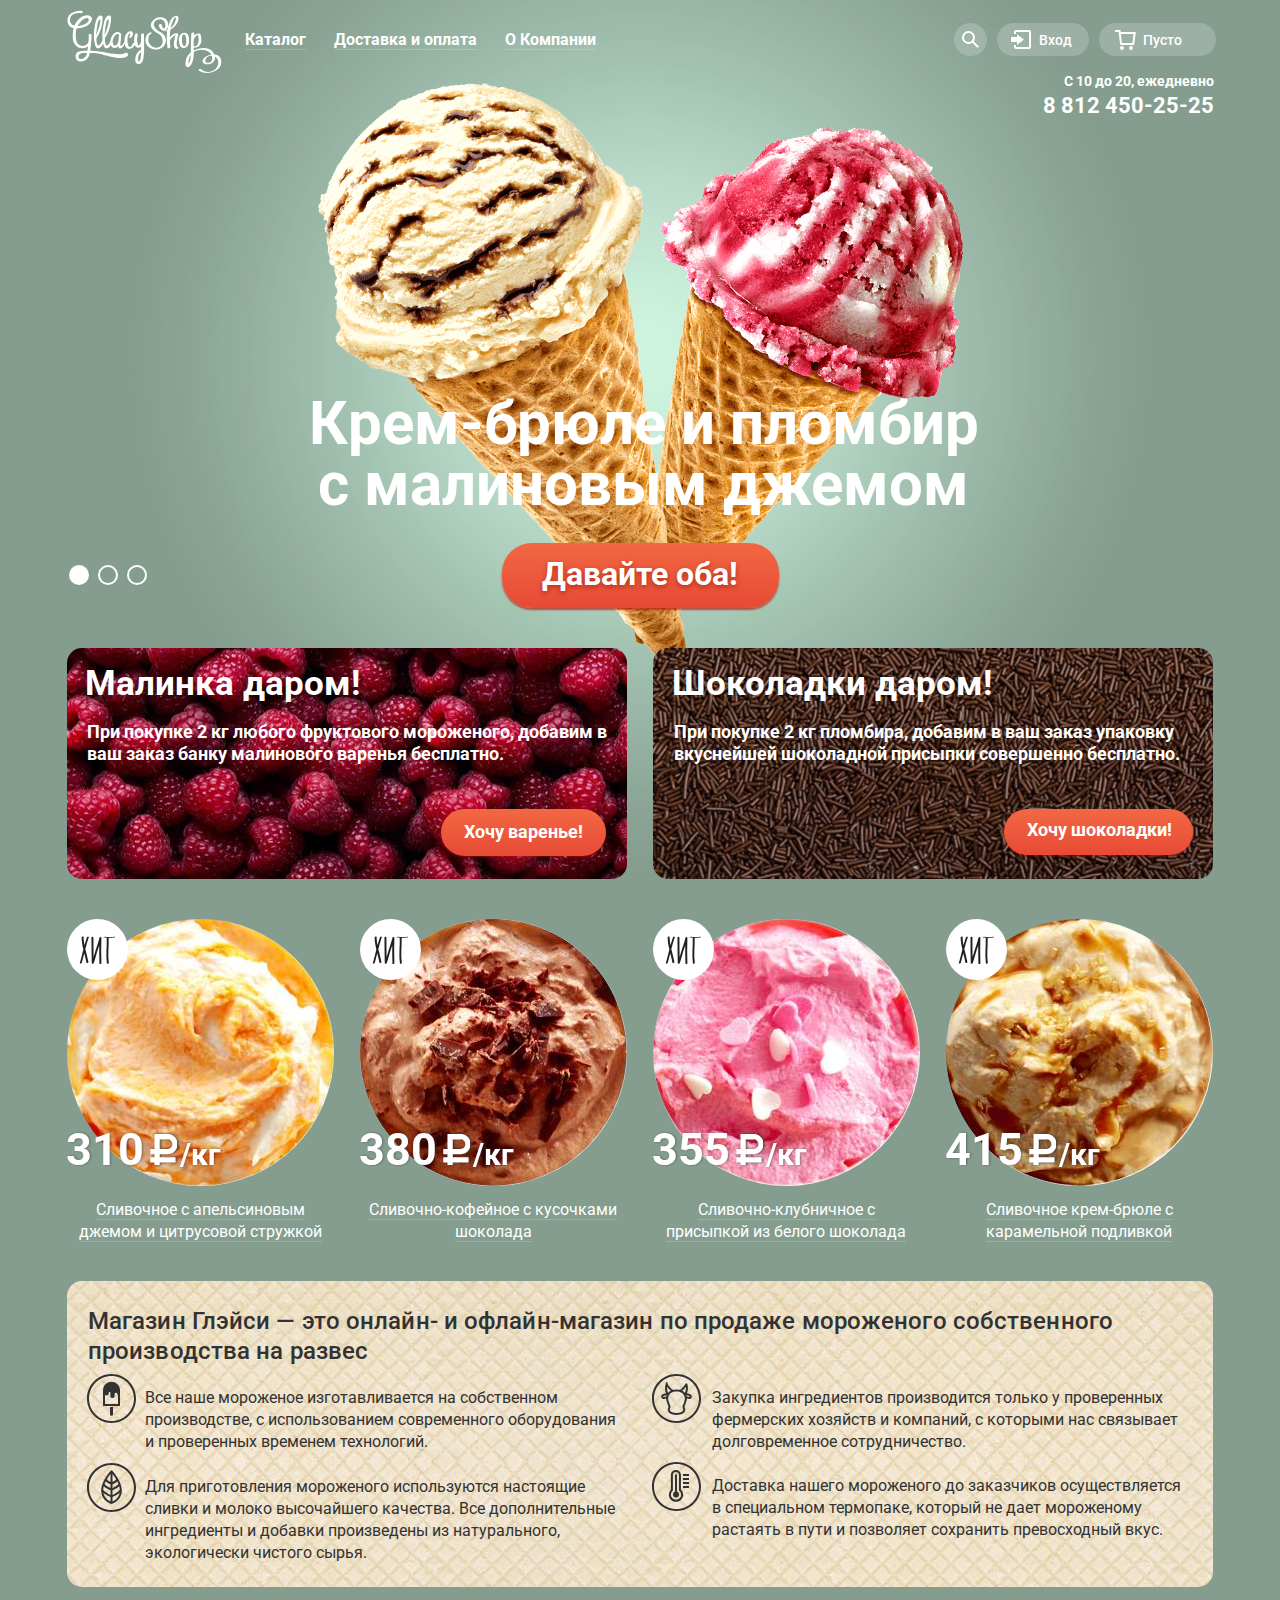
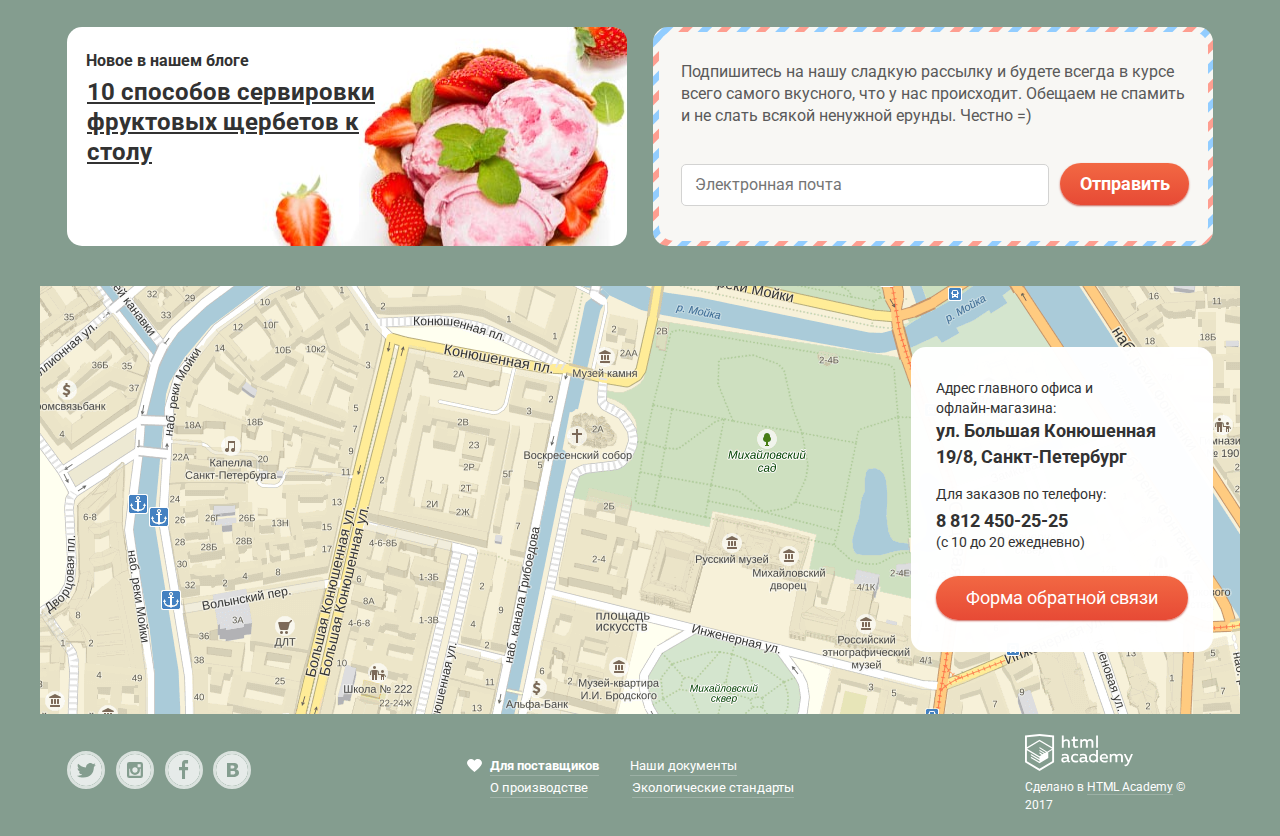
<file: index.html>
<!DOCTYPE html>
<html lang="ru">
  <head>
    <meta charset="utf-8">
    <link rel="stylesheet" href="css/normalize.css">
    <link rel="stylesheet" href="css/style.css">
    <link href="https://fonts.googleapis.com/css?family=Roboto:100,400,500,700,900" rel="stylesheet">
    <title>HTML Academy: Глейси</title>
  </head>
  <body>
    <input class="input-hidden radio-slide" type="radio" id="switch1" name="switch" checked>
    <input class="input-hidden radio-slide" type="radio" id="switch2" name="switch">
    <input class="input-hidden radio-slide" type="radio" id="switch3" name="switch">
    <div class="site-wrapper">
      <div class="slider-container">
        <header class="header-wrap">
          <div class="header-container">
            <p class="header-logo">
              <img src="img/logo.svg" width="165" height="64" alt="Логотип интернет-магазина Gllacy.">
            </p>
            <nav class="menu nav-container">

              <h3 class="visually-hidden">Основная навигация интернет магазина Gllacy</h3>

              <ul class="menu-list list-reset">
                <li class="menu-item  menu-aligment">
                  <a href="#" class="menu-link">
                    <span>Каталог</span>
                  </a>
                  <ul class="popup-menu-list list-reset">
                    <li class="popup-menu-item">
                      <a href="#">Новинки</a>
                    </li>
                    <li class="popup-menu-item">
                      <a href="catalog.html">Сливочное</a>
                    </li>
                    <li class="popup-menu-item">
                      <a href="#">Щербеты</a>
                    </li>
                    <li class="popup-menu-item">
                      <a href="#">Фруктовый лед</a>
                    </li>
                    <li class="popup-menu-item">
                      <a href="#">Мелорин</a>
                    </li>
                  </ul>
                </li>
                <li class="menu-item">
                  <a href="#" class="menu-link">
                    <span>Доставка и оплата</span>
                  </a>
                </li>
                <li class="menu-item">
                  <a href="#" class="menu-link">
                    <span>О Компании</span>
                  </a>
                </li>
              </ul>
            </nav>
            <div class="header-icon">
              <div class="search-block">
                <a class="link-search" href="#">
                  <svg class="search-svg" xmlns="http://www.w3.org/2000/svg" xmlns:xlink="http://www.w3.org/1999/xlink" width="17" height="17" viewBox="0 0 17 17">
                    <path class="search-svg-path" fill="#fff" d="M16.958 15.527L11.75 10.32A6.455 6.455 0 0 0 13 6.5 6.5 6.5 0 1 0 6.5 13a6.465 6.465 0 0 0 3.839-1.263l5.205 5.204 1.414-1.414zM6.5 11C4.019 11 2 8.981 2 6.5S4.019 2 6.5 2 11 4.019 11 6.5 8.981 11 6.5 11z"/>
                  </svg>
                </a>
                <div class="search-form-wrap">
                  <form class="search-form" action="https://echo.htmlacademy.ru/" id="search-form" method="GET">
                    <input class="form-search-input" type="text" name="search-form" placeholder="Что ищем?">
                  </form>
                </div>
              </div>
              <ul class="user-profile list-reset">
                <li class="profile-signin">
                  <a class="signin-link" href="#" aria-label="Вход в личный кабинет">
                    <svg xmlns="http://www.w3.org/2000/svg" xmlns:xlink="http://www.w3.org/1999/xlink" width="21" height="19" viewBox="0 0 21 19">
                      <g class="signin-svg" fill="#fff">
                        <path d="M6 14.875L12.917 9.5 6 4.125v2.917H-.042v4.917H6z"/>
                        <path d="M18 0H5C3.9 0 3 .9 3 2v2h2V2h13v15H5v-2H3v2c0 1.1.9 2 2 2h13c1.1 0 2-.9 2-2V2c0-1.1-.9-2-2-2z"/>
                      </g>
                    </svg>
                    <span class="signin-txt">Вход</span>
                  </a>
                  <div class="signin-popup">
                    <form class="signin-main-form" action="https://echo.htmlacademy.ru/" id="signin-form" method="POST">
                      <span class="form-email">
                        <input class="input-txt" type="text" name="signin-form" id="signin-email" placeholder="Электронная почта" aria-label="Введите адрес электронной почты">
                      </span>
                      <span class="form-password">
                        <input class="input-txt"  type="password" name="signin-form" id="signin-password" value="" placeholder="Пароль" aria-label="Введите пароль">
                      </span>
                      <div class="button-cont">
                        <p class="form-submit">
                          <button class="button-reset signin-button btn" type="submit" name="button" form="signin-form">Войти</button>
                        </p>
                        <p class="popup-links">
                          <a class="recovery-password" href="#">
                            <span class="links">Забыли пароль?</span>
                          </a>
                          <a class="new-user" href="#">
                            <span class="links">Новая регистрация</span>
                          </a>
                        </p>
                      </div>
                    </form>
                  </div>
                </li>
              </ul>
              <div class="shipcart-block">
                <span class="item-shipcart shipcart">
                  <a  class="shipcart-link" href="#">
                    <svg xmlns="http://www.w3.org/2000/svg" width="21" height="20" viewBox="0 0 21 20">
                      <circle class="shipcart-icon" fill="#ffffff" cx="6.984" cy="18" r="2"/>
                      <circle class="shipcart-icon"  fill="#ffffff" cx="15.984" cy="18" r="2"/>
                      <path class="shipcart-icon"  fill="#ffffff" d="M5.657 2.031L5.422 0H0v2h3.64l1.5 13h13.988l1.699-12.969H5.657zM17.372 13H6.922L5.888 4.031h12.66L17.372 13z"/>
                    </svg>
                    <span class="shipcart-total-empty">Пусто</span>
                  </a>
                </span>
              </div>
            </div>
          </div>
          <div class="tw-container">
            <p class="time-work">
              <b>С 10 до 20, ежедневно</b><br>
              <a href="tel:88124502525">8 812 450-25-25</a>
            </p>
          </div>
        </header>

        <main class="main-container">
          <section class="control-block">

            <h3 class="visually-hidden">Панель управления слайдером</h3>

            <span class="radio-switch">
              <label class="switch-modify" for="switch1" tabindex="0">
                <span class="slider slide-image1">Крем-брюле и пломбир с малиновым джемом</span>
              </label>
              <label class="switch-modify" for="switch2" tabindex="0">
                <span class="slider slide-image2">Шоколадный пломбир и лимонный сорбет</span>
              </label>
              <label class="switch-modify" for="switch3" tabindex="0">
                <span class="slider slide-image3">Пломбир с помадкой и клубничный щербет</span>
              </label>
            </span>
            <p class="control-button">
              <a class="control-button btn" href="#">Давайте оба!</a>
            </p>
          </section>

          <section class="banner-block">
            <h3 class="visually-hidden">Рекламный блок</h3>
            <div class="banner-item banner-bg1">
              <div class="banner-item-container">
                <h2 class="banner-heading">Малинка даром!</h2>
                <p class="banner-content">
                  При покупке 2 кг любого фруктового мороженого,
                  добавим в ваш заказ банку
                  малинового варенья бесплатно.
                </p>
                <div class="banner-link-container1">
                  <a class="banner-link btn" href="#">Хочу варенье!</a>
                </div>
              </div>
            </div>
            <div class="banner-item banner-bg2">
              <div class="banner-item-container">
                <h2 class="banner-heading">Шоколадки даром!</h2>
                <p class="banner-content">
                  При покупке 2 кг пломбира, добавим в ваш
                  заказ упаковку вкуснейшей шоколадной
                  присыпки совершенно бесплатно.
                </p>
                <div class="banner-link-container2">
                  <a class="banner-link btn" href="#">Хочу шоколадки!</a>
                </div>
              </div>
            </div>
          </section>

          <section class="hits-block">
            <h3 class="visually-hidden">Раздел Хиты. Что чаще всего покупают.</h3>
            <ul class="hits-list list-reset">
              <li class="hits-item">
                <div class="catalog-item-inner">
                  <div class="catalog-image hits-img">
                    <img src="img/hits-ice-cream-1.jpg" width="267" height="267" alt="Мороженное. Сливочное с апельсиновым джемом и цитрусовой стружкой.">
                    <span class="catalog-price">
                      <b class="price-val">310</b>
                      <small class="price-weight">/кг</small>
                    </span>
                  </div>
                  <div class="product-foo">
                    <a href="#" class="product-name links">Сливочное с апельсиновым джемом и цитрусовой стружкой</a>
                  </div>
                </div>
                <div class="product-foo-hidden">
                  <a href="#" class="catalog-invisible-button btn">Быстрый просмотр</a>
                </div>
              </li>
              <li class="hits-item">
                <div class="catalog-item-inner">
                  <div class="catalog-image hits-img">
                    <img src="img/hits-ice-cream-2.jpg" width="267" height="267" alt="Мороженное. Сливочно-кофейное с кусочками шоколада.">
                    <span class="catalog-price">
                      <b class="price-val">380</b>
                      <small class="price-weight">/кг</small>
                    </span>
                  </div>
                  <div class="product-foo">
                    <a href="#" class="product-name links">Сливочно-кофейное с кусочками шоколада</a>
                  </div>
                </div>
                <div class="product-foo-hidden">
                  <a href="#" class="catalog-invisible-button btn">Быстрый просмотр</a>
                </div>
              </li>
              <li class="hits-item">
                <div class="catalog-item-inner">
                  <div class="catalog-image hits-img">
                    <img src="img/hits-ice-cream-3.jpg" width="267" height="267" alt="Мороженное. Сливочно-клубничное с присыпкой из белого шоколада.">
                    <span class="catalog-price">
                      <b class="price-val">355</b>
                      <small class="price-weight">/кг</small>
                    </span>
                  </div>
                  <div class="product-foo">
                    <a href="#" class="product-name links">Сливочно-клубничное с присыпкой из белого шоколада</a>
                  </div>
                </div>
                <div class="product-foo-hidden">
                  <a href="#" class="catalog-invisible-button btn">Быстрый просмотр</a>
                </div>
              </li>
              <li class="hits-item">
                <div class="catalog-item-inner">
                  <div class="catalog-image hits-img">
                    <img src="img/hits-ice-cream-4.jpg" width="267" height="267" alt="Мороженное. Сливочное крем-брюле с карамельной подливкой.">
                    <span class="catalog-price">
                      <b class="price-val">415</b>
                      <small class="price-weight">/кг</small>
                    </span>
                  </div>
                  <div class="product-foo">
                    <a href="#" class="product-name links">Сливочное крем-брюле с карамельной подливкой</a>
                  </div>
                </div>
                <div class="product-foo-hidden">
                  <a href="#" class="catalog-invisible-button btn">Быстрый просмотр</a>
                </div>
              </li>
            </ul>
          </section>

          <section class="seo-block">
            <h3 class="visually-hidden">Подробнее о нашем магазине</h3>
            <h1 class="seo-header">Магазин Глэйси — это онлайн- и офлайн-магазин по продаже мороженого собственного производства на развес</h1>
            <ul class="seo-list list-reset">
              <li class="seo-item">
                <p class="seo-content">
                  Все наше мороженое изготавливается на собственном производстве,
                  с использованием современного оборудования и проверенных временем технологий.
                </p>
              </li>
              <li class="seo-item">
                <p class="seo-content">
                  Закупка ингредиентов производится только у проверенных фермерских хозяйств и компаний,
                  с которыми нас связывает долговременное сотрудничество.
                </p>
              </li>
              <li class="seo-item">
                <p class="seo-content">
                  Для приготовления мороженого используются настоящие сливки и молоко высочайшего качества.
                  Все дополнительные ингредиенты и добавки произведены из натурального, экологически чистого сырья.
                </p>
              </li>
              <li class="seo-item">
                <p class="seo-content">
                  Доставка нашего мороженого до заказчиков осуществляется в специальном термопаке,
                  который не дает мороженому растаять в пути и позволяет сохранить превосходный вкус.
                </p>
              </li>
            </ul>
          </section>

          <section class="news-block">

            <h3 class="visually-hidden">Наши новости</h3>

            <article class="news-item news-item-bg1">
              <div class="news-container-left">
                <h3 class="visually-hidden">Новости нашего блога</h3>
                <p class="news-header">Новое в нашем блоге</p>
                <a class="news-link" href="#">10 способов сервировки фруктовых щербетов к столу</a>
              </div>
            </article>
            <div class="news-item news-item-bg2">
              <div class="news-container-right">
                <p class="news-content">
                  Подпишитесь на нашу сладкую рассылку и будете всегда в курсе всего самого вкусного,
                  что у нас происходит. Обещаем не спамить и не слать всякой ненужной ерунды.
                  Честно =)
                </p>
                <form action="https://echo.htmlacademy.ru/" id="subscribe-form" class="subscribe-form" method="GET">
                  <input class="type-tex-t subscribe-input" type="email" name="subscribe-form" placeholder="Электронная почта">
                  <button class="button-reset subscribe-button btn" type="submit" form="subscribe-form">Отправить</button>
                </form>
              </div>
            </div>
          </section>
        </main>

        <section class="address-wrap">
          <div id="map" class="mapcart"></div>
          <div class="address-block">
            <h3 class="visually-hidden">Наше местонахождение</h3>
            <div class="address-item">
              <p class="address-content">
                Адрес главного офиса и офлайн-магазина:
              </p>
              <p>ул. Большая Конюшенная 19/8, Санкт-Петербург</p>

              <p class="address-content-tel">
                Для заказов по телефону:
                <b class="address-number">8 812 450-25-25</b><br>
                (c 10 до 20 ежедневно)
              </p>
              <a href="form.html" class="callback-button btn">Форма обратной связи</a>
            </div>
          </div>
        </section>

        <footer class="footer-wrap footer-wrap-index">
          <div class="footer-social">

            <h3 class="visually-hidden">Список социальных сетей.</h3>

            <ul class="social-list list-reset">
              <li class="social-item">
                <a href="#">
                  <svg xmlns="http://www.w3.org/2000/svg" width="32" height="32" viewBox="0 0 32 32">
                    <path fill="#FFF" d="M16 0C7.164 0 0 7.164 0 16c0 8.837 7.164 16 16 16 8.837 0 16-7.163 16-16 0-8.836-7.163-16-16-16zm7.944 12.809c-.251 6.516-3.463 10.832-10.992 10.702h-.486c-.447 0-4.543-.443-5.344-1.823 2.479.19 4.247-.406 5.12-1.136-1.048-.289-2.923-.461-3.251-2.848.384.104.618.221 1.299.113-1.307-.824-2.758-1.519-2.679-3.643.311.317 1.164.518 1.46.457-.768-.233-2.149-3.244-.974-4.781 1.984 1.79 4.075 3.482 7.804 3.643.227-2.214 1.24-3.699 3.168-4.325 1.84-.479 3.255.26 3.901 1.138.737-.224 1.453-.466 2.193-.685-.004.833-.569 1.463-.935 1.709.747.165 1.423-.475 1.423-.475-.184.963-1.094 1.725-1.707 1.954z"/>
                  </svg>
                  <span class="visually-hidden">Twitter</span>
                </a>
              </li>
              <li class="social-item">
                <a href="#">
                  <svg xmlns="http://www.w3.org/2000/svg" width="32" height="32" viewBox="0 0 32 32">
                    <g fill="#FFF">
                      <path d="M20.916 16a4.938 4.938 0 1 1-9.877 0c0-.394.051-.773.138-1.14h-.897v6.838h11.396V14.86h-.897c.086.367.137.746.137 1.14z"/>
                      <path d="M15.978 18.659c1.466 0 2.659-1.193 2.659-2.659s-1.193-2.659-2.659-2.659c-1.466 0-2.659 1.193-2.659 2.659s1.192 2.659 2.659 2.659zM18.637 10.302h3.039v3.039h-3.039z"/>
                      <path d="M16 0C7.164 0 0 7.164 0 16c0 8.837 7.164 16 16 16 8.837 0 16-7.163 16-16 0-8.836-7.163-16-16-16zm7.955 21.698a2.285 2.285 0 0 1-2.279 2.279H10.279A2.285 2.285 0 0 1 8 21.698V10.302a2.286 2.286 0 0 1 2.279-2.279h11.396a2.286 2.286 0 0 1 2.279 2.279v11.396z"/>
                    </g>
                  </svg>
                  <span class="visually-hidden">Instagram</span>
                </a>
              </li>
              <li class="social-item">
                <a href="#">
                  <svg xmlns="http://www.w3.org/2000/svg" width="32" height="32" viewBox="0 0 32 32">
                    <path fill="#FFF" d="M16 0C7.164 0 0 7.163 0 16s7.164 16 16 16c8.837 0 16-7.164 16-16S24.837 0 16 0zm4.062 9.455h-3.021v3.444h3.021v3.445h-3.021v8.61H14.02v-8.61H11v-3.445h3.021V9.455c0-1.902 1.353-3.445 3.021-3.445h3.021v3.445z"/>
                  </svg>
                  <span class="visually-hidden">Facebook</span>
                </a>
              </li>
              <li class="social-item">
                <a href="#">
                  <svg xmlns="http://www.w3.org/2000/svg" width="32" height="32" viewBox="0 0 32 32">
                    <g fill="#FFF">
                      <path d="M16.637 14.495c.402-.019.719-.082.951-.188.326-.145.54-.33.641-.559.101-.229.15-.496.15-.797 0-.232-.058-.465-.174-.697-.116-.232-.322-.405-.617-.517-.264-.1-.592-.155-.984-.165a76.242 76.242 0 0 0-1.652-.014h-.339v2.965h.565c.571 0 1.057-.009 1.459-.028zM18.118 17.084c-.282-.081-.672-.125-1.166-.132a127.97 127.97 0 0 0-1.55-.009h-.79v3.493h.264c1.014 0 1.74-.003 2.18-.009a3.2 3.2 0 0 0 1.212-.245c.377-.157.633-.364.774-.625s.214-.562.214-.9c0-.446-.088-.788-.261-1.03-.17-.241-.464-.423-.877-.543z"/>
                      <path d="M16 0C7.164 0 0 7.164 0 16c0 8.837 7.164 16 16 16 8.837 0 16-7.163 16-16 0-8.836-7.163-16-16-16zm6.602 20.531a3.73 3.73 0 0 1-1.124 1.327c-.552.415-1.161.71-1.823.886s-1.501.264-2.519.264h-6.121V8.987h5.443c1.13 0 1.957.038 2.48.113a5.126 5.126 0 0 1 1.561.5c.533.27.929.632 1.189 1.087.26.455.392.975.392 1.558 0 .678-.179 1.278-.536 1.795-.358.518-.863.92-1.517 1.208v.075c.917.182 1.642.559 2.179 1.13.537.571.807 1.325.807 2.261 0 .678-.138 1.283-.411 1.817z"/>
                    </g>
                  </svg>
                  <span class="visually-hidden">Vkontakte</span>
                </a>
              </li>
            </ul>
          </div>
          <nav class="footer-menu" aria-label="Дополнительная навигация по сайту.">
            <a class="links fmenu-bold" href="#">Для поставщиков</a>
            <a class="links" href="#">Наши документы</a>
            <a class="links" href="#">О производстве</a>
            <a class="links" href="#">Экологические стандарты</a>
          </nav>
          <div class="footer-banner">
            <a href="https://htmlacademy.ru/intensive/htmlcss">
              <img src="img/logo-htmlacademy.svg" width="108" height="39" alt="HTML Academy 2017">
            </a>
            <p>Сделано в <a class="links" href="https://htmlacademy.ru/intensive/htmlcss">HTML Academy</a> © 2017</p>
          </div>
        </footer>
        <section class="popup-callback">
          <div id="callback" class="popup-callback-window">
            <div class="popup-callback-inner">
              <p class="callback-button-close">
                <a class="button-close" href="#" tabindex="0">
                  <svg xmlns="http://www.w3.org/2000/svg" width="18" height="17" viewBox="0 0 18 17">
                    <path fill="#231F20" d="M17.454 1.46L16.04.046 9 7.086 1.96.046.546 1.46l7.04 7.04-7.04 7.04 1.414 1.414L9 9.914l7.04 7.04 1.414-1.414-7.04-7.04z"/>
                  </svg>
                </a>
              </p>
              <h3 class="visually-hidden">Форма обратной связи</h3>
              <div class="callback-inner">
                <p class="callback-header">Мы обязательно вам ответим!</p>
                <form class="callback-form" action="https://echo.htmlacademy.ru/" id="callback-form" method="GET" >
                  <p class="callback-name">
                    <input class="type-text callback-input-hover"  type="text" id="callback-text-name" name="callback-form" placeholder="Как вас зовут?" aria-label="Введите выше имя." required>
                  </p>
                  <p class="callback-mail">
                    <input class="type-text callback-input-hover"  type="email" id="callback-text-mail" name="callback-form" placeholder="Ваша почта для ответа?" aria-label="Введите адрес почты." required>
                  </p>
                  <p class="callback-area">
                    <textarea class="type-text callback-text-area callback-area-hover"  name="callback-form" id="callback-text-area" cols="30" rows="10" placeholder="Напишите что-нибудь..." aria-label="Напишите что-нибудь."></textarea>
                  </p>
                  <button class="button-reset callback-submit btn" type="submit" form="callback-form">Отправить</button>
                </form>
              </div>
            </div>
          </div>
        </section>
      </div>
    </div>
    <script src="https://api-maps.yandex.ru/2.1/?lang=ru_RU"></script>
    <script src="js/script.min.js"></script>
  </body>
</html>
</file>
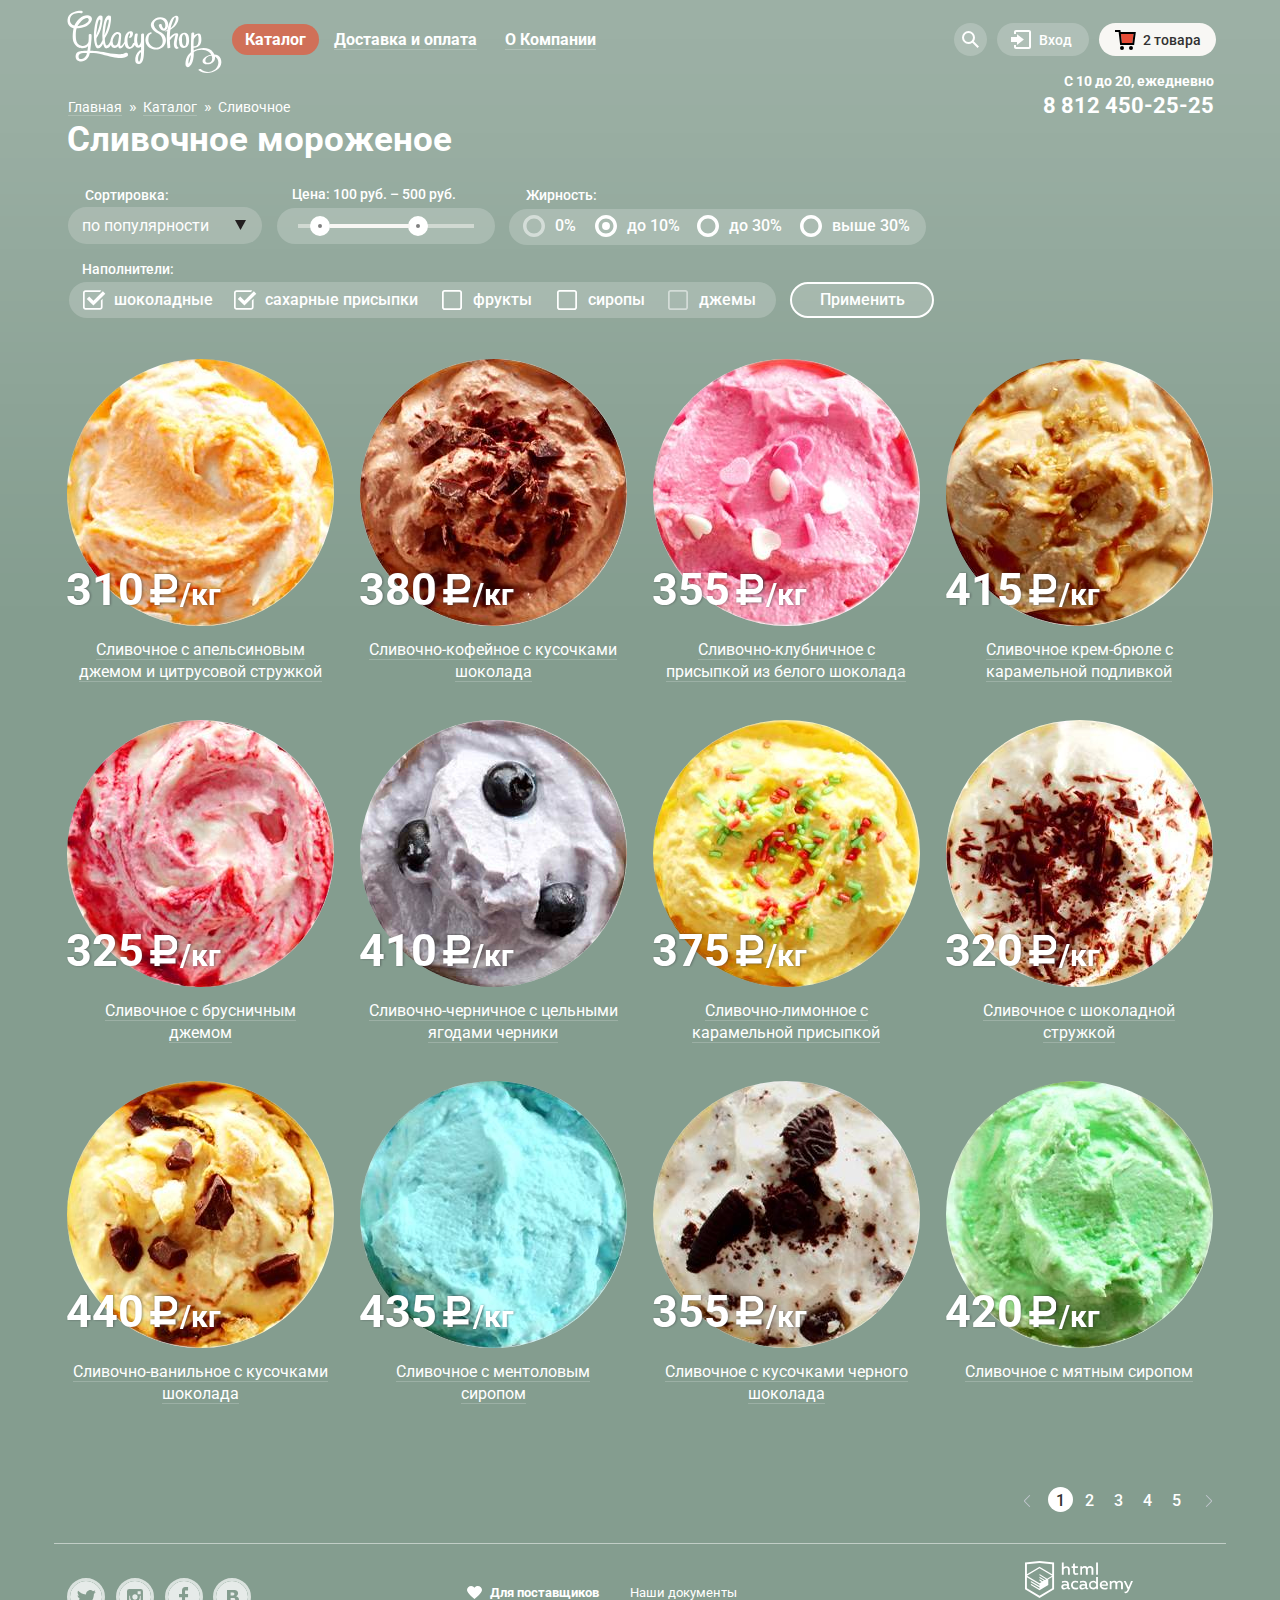
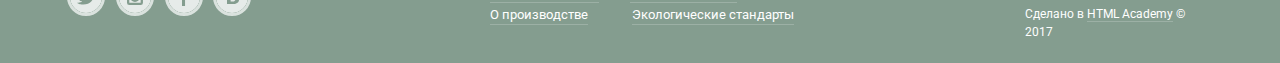
<file: catalog.html>
<!DOCTYPE html>
<html lang="en">
  <head>
    <meta charset="utf-8">
    <link rel="stylesheet" href="css/normalize.css">
    <link rel="stylesheet" href="css/style.css">
    <link href="https://fonts.googleapis.com/css?family=Roboto:400,700&amp;subset=cyrillic-ext" rel="stylesheet">
    <title>HTML Academy: Глейси</title>
  </head>
  <body class="body-catalog">
    <header class="header-wrap">
      <div class="header-container">
        <p class="header-logo">
          <a href="index.html">
            <img src="img/logo.svg" width="165" height="64" alt="Логотип интернет-магазина Gllacy.">
          </a>
        </p>
        <nav class="menu nav-container">

          <h3 class="visually-hidden">Основная навигация интернет магазина Gllacy</h3>

          <ul class="menu-list list-reset">
            <li class="menu-item item-active list-reset">
              <a href="#" class="menu-link">
                <span class="shadow-off">Каталог</span>
              </a>
              <ul class="popup-menu-list list-reset">
                <li class="popup-menu-item">
                  <a href="#">Новинки</a>
                </li>
                <li class="popup-menu-item item-active">
                  <a href="catalog.html">Сливочное</a>
                </li>
                <li class="popup-menu-item">
                  <a href="#">Щербеты</a>
                </li>
                <li class="popup-menu-item">
                  <a href="#">Фруктовый лед</a>
                </li>
                <li class="popup-menu-item">
                  <a href="#">Мелорин</a>
                </li>
              </ul>
            </li>
            <li class="menu-item">
              <a href="#" class="menu-link">
                <span>Доставка и оплата</span>
              </a>
            </li>
            <li class="menu-item">
              <a href="#" class="menu-link">
                <span>О Компании</span>
              </a>
            </li>
          </ul>
        </nav>
        <div class="header-icon">
          <div class="search-block">
            <a class="link-search" href="#">
              <svg class="search-svg" xmlns="http://www.w3.org/2000/svg" xmlns:xlink="http://www.w3.org/1999/xlink" width="17" height="17" viewBox="0 0 17 17">
                <path class="search-svg-path" fill="#fff" d="M16.958 15.527L11.75 10.32A6.455 6.455 0 0 0 13 6.5 6.5 6.5 0 1 0 6.5 13a6.465 6.465 0 0 0 3.839-1.263l5.205 5.204 1.414-1.414zM6.5 11C4.019 11 2 8.981 2 6.5S4.019 2 6.5 2 11 4.019 11 6.5 8.981 11 6.5 11z"/>
              </svg>
            </a>
            <div class="search-form-wrap">
              <form class="search-form" action="https://echo.htmlacademy.ru/" id="search-form" method="GET">
                <input class="form-search-input" type="text" name="search-form" placeholder="Что ищем?">
              </form>
            </div>
          </div>
          <ul class="user-profile list-reset">
            <li class="profile-signin">
              <a class="signin-link" href="#" aria-label="Вход в личный кабинет">
                <svg xmlns="http://www.w3.org/2000/svg" xmlns:xlink="http://www.w3.org/1999/xlink" width="21" height="19" viewBox="0 0 21 19">
                  <g class="signin-svg" fill="#fff">
                    <path d="M6 14.875L12.917 9.5 6 4.125v2.917H-.042v4.917H6z"/>
                    <path d="M18 0H5C3.9 0 3 .9 3 2v2h2V2h13v15H5v-2H3v2c0 1.1.9 2 2 2h13c1.1 0 2-.9 2-2V2c0-1.1-.9-2-2-2z"/>
                  </g>
                </svg>
                <span class="signin-txt">Вход</span>
              </a>
              <div class="signin-popup">
                <form class="signin-main-form" action="https://echo.htmlacademy.ru/" id="signin-form" method="POST">
                  <span class="form-email">
                    <input class="input-txt" type="text" name="signin-form" id="signin-email" placeholder="Электронная почта" aria-label="Введите адрес электронной почты">
                  </span>
                  <span class="form-password">
                    <input class="input-txt"  type="password" name="signin-form" id="signin-password" value="" placeholder="Пароль" aria-label="Введите пароль">
                  </span>
                  <div class="button-cont">
                    <p class="form-submit">
                      <button class="button-reset signin-button btn" type="submit" name="button" form="signin-form">Войти</button>
                    </p>
                    <p class="popup-links">
                      <a class="recovery-password" href="#">
                        <span class="links">Забыли пароль?</span>
                      </a>
                      <a class="new-user" href="#">
                        <span class="links">Новая регистрация</span>
                      </a>
                    </p>
                  </div>
                </form>
              </div>
            </li>
          </ul>
          <div class="shipcart-block">
            <span class="item-shipcart shipcart full-shipcart">
              <a  class="shipcart-link" href="#">
                <svg xmlns="http://www.w3.org/2000/svg" width="21" height="20" viewBox="0 0 21 20">
                  <path fill="#E84D37" d="M5.888 4.031L6.922 13h10.45l1.176-8.969z"/>
                  <circle class="shipcart-full" fill="#ffffff" cx="6.984" cy="18" r="2"/>
                  <circle class="shipcart-full"  fill="#ffffff" cx="15.984" cy="18" r="2"/>
                  <path class="shipcart-full"  fill="#ffffff" d="M5.657 2.031L5.422 0H0v2h3.64l1.5 13h13.988l1.699-12.969H5.657zM17.372 13H6.922L5.888 4.031h12.66L17.372 13z"/>
                </svg>
                <span class="shipcart-total-empty">2 товара</span>
              </a>
            </span>
            <div class="shipcart-popup">
              <table class="shipcart-table">
                <tr class="shipcart-rows">
                  <td class="shipcart-position-remove">
                    <a class="shipcart-btn-remove">
                      <svg xmlns="http://www.w3.org/2000/svg" width="11" height="11" viewBox="0 0 11 11">
                        <path fill="#231F20" d="M10.979.728l-.708-.707L5.5 4.792.729.021.021.728 4.793 5.5.021 10.271l.707.708L5.5 6.207l4.771 4.772.708-.708L6.207 5.5z"/>
                      </svg>
                    </a>
                  </td>
                  <td class="shipcart-position-img">
                    <img src="img/catalog-ice-cream-1.jpg" width="33" height="33" alt="Пломбир с апельсином и джемом">
                  </td>
                  <td class="shipcart-position-artical">
                    <a href="">Пломбир с апельсиновым джемом</a>
                  </td>
                  <td class="shipcart-position-weight">
                    <span>1,5 кг х <b>200 руб.</b></span>
                  </td>
                  <td class="shipcart-position-price">
                    <span>300 руб</span>
                  </td>
                </tr>
                <tr class="shipcart-rows">
                  <td class="shipcart-position-remove">
                    <a class="shipcart-btn-remove">
                      <svg xmlns="http://www.w3.org/2000/svg" width="11" height="11" viewBox="0 0 11 11">
                        <path fill="#231F20" d="M10.979.728l-.708-.707L5.5 4.792.729.021.021.728 4.793 5.5.021 10.271l.707.708L5.5 6.207l4.771 4.772.708-.708L6.207 5.5z"/>
                      </svg>
                    </a>
                  </td>
                  <td class="shipcart-position-img">
                    <img src="img/catalog-ice-cream-3.jpg" width="33" height="33" alt="Клубничный пломбир с присыпкой из белого шоколада">
                  </td>
                  <td class="shipcart-position-artical">
                    <a href="#">Клубничный пломбир с присыпкой из белого шоколада</a>
                  </td>
                  <td class="shipcart-position-weight">
                    <span>1,5 кг х <b>300 руб.</b></span>
                  </td>
                  <td class="shipcart-position-price">
                    <span>450 руб.</span>
                  </td>
                </tr>
              </table>
              <div class="shipcart-foo">
                <span class="rows-total">
                  <b>Итого: 750 руб.</b>
                </span>
                <span class="rows-submit">
                  <a href="#" class="shipcart-button btn">Оформить заказ</a>
                </span>
              </div>
            </div>
          </div>
        </div>
      </div>
      <div class="tw-container">
        <p class="time-work">
          <b>С 10 до 20, ежедневно</b><br>
          <a href="tel:88124502525">8 812 450-25-25</a>
        </p>
      </div>
    </header>

    <main class="main-container-catalog">
      <section class="breadcrumbs-block">

        <h3 class="visually-hidden">Хлебные крошки</h3>

        <ul class="breadcrumbs-list list-reset">
          <li class="breadcrumbs-item">
            <a class="links" href="index.html">Главная</a>
          </li>
          <li class="breadcrumbs-item">
            <a class="links"  href="catalog.html">Каталог</a>
          </li>
          <li class="breadcrumbs-item">
            <a href="#">Сливочное</a>
          </li>
        </ul>
      </section>

      <section class="filters-block">

        <h3 class="visually-hidden">Фильтр</h3>

        <p class="filters-header">Сливочное мороженое</p>
        <div class="catalog-form-wrapper">
          <form action="https://echo.htmlacademy.ru/" id="filter-form" method="GET">
            <div class="sort-wrapper">
              <fieldset class="fieldset filter-sort">
                <legend>Сортировка:</legend>
                <select form="filter-form" name="filter-form" tabindex="0">
                  <option class="filter-value" value="popular">по популярности</option>
                  <option class="filter-value" value="price-low">сначало недорогие</option>
                  <option class="filter-value" value="price-high">сначало дорогие</option>
                  <option class="filter-value" value="filter-fatty">по жирности</option>
                </select>
              </fieldset>
              <div class="filter-range">
                <span class="fieldset">Цена: 100 руб. &#8211; 500 руб.</span>
                <div class="range">
                  <span class="range-slide range-left" tabindex="0"></span>
                  <span class="range-slide range-right" tabindex="0"></span>
                </div>
              </div>
              <fieldset class="fieldset fatty-filter">
                <legend>Жирность:</legend>
                <p class="fatty-filter-item">
                  <label class="label-radio" for="0">
                    <input class="input-hidden  radio-filter" type="radio" id="0" value="0" name="fatty" disabled>
                    <span class="radio-value"  tabindex="0" >0%</span>
                  </label>
                  <label class="label-radio" for="10">
                    <input class="input-hidden radio-filter" type="radio" id="10" value="10" name="fatty" checked>
                    <span class="radio-value" tabindex="0" >до 10%</span>
                  </label>
                  <label class="label-radio">
                    <input class="input-hidden radio-filter" type="radio" id="30" value="30" name="fatty">
                    <span class="radio-value" tabindex="0" >до 30%</span>
                  </label>
                  <label class="label-radio">
                    <input class="input-hidden radio-filter" type="radio" id="over30" value="over30" name="fatty">
                    <span class="radio-value" tabindex="0" >выше 30%</span>
                  </label>
                </p>
              </fieldset>
            </div>
            <fieldset class="filler-filter">
              <legend>Наполнители:</legend>
              <div class="filler-wrapper">
                <p class="filler-inner-item">
                  <label class="label-checkbox">
                    <input class="input-hidden checkbox-filter" type="checkbox" id="chocolate" value="chocolate" name="filler" checked>
                    <span class="checkbox-value" tabindex="0" >шоколадные</span>
                  </label>
                  <label class="label-checkbox">
                    <input class="input-hidden checkbox-filter" type="checkbox" id="sugar" value="sugar" name="filler" checked>
                    <span class="checkbox-value" tabindex="0" >сахарные присыпки</span>
                  </label>
                  <label class="label-checkbox">
                    <input class="input-hidden checkbox-filter" type="checkbox" id="fruit" value="fruit" name="filler">
                    <span class="checkbox-value" tabindex="0" >фрукты</span>
                  </label>
                  <label class="label-checkbox">
                    <input class="input-hidden checkbox-filter" type="checkbox" id="syrop" value="syrup" name="filler">
                    <span class="checkbox-value" tabindex="0" >сиропы</span>
                  </label>
                  <label class="label-checkbox">
                    <input class="input-hidden checkbox-filter" type="checkbox" id="jam" value="jam" name="filler" disabled>
                    <span class="checkbox-value" tabindex="0" >джемы</span>
                  </label>
                </p>
                <button class="button-reset catalog-form-submit" type="submit" form="filter-form">Применить</button>
              </div>
            </fieldset>
          </form>
        </div>
      </section>

      <section class="catalog-block">

        <h3 class="visually-hidden">Каталог магазина</h3>

        <ul class="catalog-list list-reset">
          <li class="catalog-item">
            <div class="catalog-item-inner">
              <div class="catalog-image">
                <img src="img/catalog-ice-cream-1.jpg" width="267" height="267" alt="Мороженное. Сливочное с апельсиновым джемом и цитрусовой стружкой.">
                <span class="catalog-price">
                  <b class="price-val">310</b>
                  <small class="price-weight">/кг</small>
                </span>
              </div>
              <div class="product-foo">
                <a href="#" class="product-name links">Сливочное с апельсиновым джемом и цитрусовой стружкой</a>
              </div>
            </div>
            <div class="product-foo-hidden">
              <a href="#" class="catalog-invisible-button btn">Быстрый просмотр</a>
            </div>
          </li>
          <li class="catalog-item">
            <div class="catalog-item-inner">
              <div class="catalog-image">
                <img src="img/catalog-ice-cream-2.jpg" width="267" height="267" alt="Мороженное. Сливочно-кофейное с кусочками шоколада.">
                <span class="catalog-price">
                  <b class="price-val">380</b>
                  <small class="price-weight">/кг</small>
                </span>
              </div>
              <div class="product-foo">
                <a href="#" class="product-name links">Сливочно-кофейное с кусочками шоколада</a>
              </div>
            </div>
            <div class="product-foo-hidden">
              <a href="#" class="catalog-invisible-button btn">Быстрый просмотр</a>
            </div>
          </li>
          <li class="catalog-item">
            <div class="catalog-item-inner">
              <div class="catalog-image">
                <img src="img/catalog-ice-cream-3.jpg" width="267" height="267" alt="Мороженное. Сливочно-клубничное с присыпкой из белого шоколада.">
                <span class="catalog-price">
                  <b class="price-val">355</b>
                  <small class="price-weight">/кг</small>
                </span>
              </div>
              <div class="product-foo">
                <a href="#" class="product-name links">Сливочно-клубничное с присыпкой из белого шоколада</a>
              </div>
            </div>
            <div class="product-foo-hidden">
              <a href="#" class="catalog-invisible-button btn">Быстрый просмотр</a>
            </div>
          </li>
          <li class="catalog-item">
            <div class="catalog-item-inner">
              <div class="catalog-image">
                <img src="img/catalog-ice-cream-4.jpg" width="267" height="267" alt="Мороженное. Сливочное крем-брюле с карамельной подливкой.">
                <span class="catalog-price">
                  <b class="price-val">415</b>
                  <small class="price-weight">/кг</small>
                </span>
              </div>
              <div class="product-foo">
                <a href="#" class="product-name links">Сливочное крем-брюле с карамельной подливкой</a>
              </div>
            </div>
            <div class="product-foo-hidden">
              <a href="#" class="catalog-invisible-button btn">Быстрый просмотр</a>
            </div>
          </li>
          <li class="catalog-item">
            <div class="catalog-item-inner">
              <div class="catalog-image">
                <img src="img/catalog-ice-cream-5.jpg" width="267" height="267" alt="Мороженное. Сливочное с брусничным джемом.">
                <span class="catalog-price">
                  <b class="price-val">325</b>
                  <small class="price-weight">/кг</small>
                </span>
              </div>
              <div class="product-foo">
                <a href="#" class="product-name links">Сливочное с брусничным джемом</a>
              </div>
            </div>
            <div class="product-foo-hidden">
              <a href="#" class="catalog-invisible-button btn">Быстрый просмотр</a>
            </div>
          </li>
          <li class="catalog-item">
            <div class="catalog-item-inner">
              <div class="catalog-image">
                <img src="img/catalog-ice-cream-6.jpg" width="267" height="267" alt="Мороженное. Сливочно-черничное с цельными ягодами черники.">
                <span class="catalog-price">
                  <b class="price-val">410</b>
                  <small class="price-weight">/кг</small>
                </span>
              </div>
              <div class="product-foo">
                <a href="#" class="product-name links">Сливочно-черничное с цельными ягодами черники</a>
              </div>
            </div>
            <div class="product-foo-hidden">
              <a href="#" class="catalog-invisible-button btn">Быстрый просмотр</a>
            </div>
          </li>
          <li class="catalog-item">
            <div class="catalog-item-inner">
              <div class="catalog-image">
                <img src="img/catalog-ice-cream-7.jpg" width="267" height="267" alt="Мороженное. Сливочно-лимонное с карамельной присыпкой.">
                <span class="catalog-price">
                  <b class="price-val">375</b>
                  <small class="price-weight">/кг</small>
                </span>
              </div>
              <div class="product-foo">
                <a href="#" class="product-name links">Сливочно-лимонное с карамельной присыпкой</a>
              </div>
            </div>
            <div class="product-foo-hidden">
              <a href="#" class="catalog-invisible-button btn">Быстрый просмотр</a>
            </div>
          </li>
          <li class="catalog-item">
            <div class="catalog-item-inner">
              <div class="catalog-image">
                <img src="img/catalog-ice-cream-8.jpg" width="267" height="267" alt="Мороженное. Сливочное с шоколадной стружкой.">
                <span class="catalog-price">
                  <b class="price-val">320</b>
                  <small class="price-weight">/кг</small>
                </span>
              </div>
              <div class="product-foo">
                <a href="#" class="product-name links">Сливочное с шоколадной стружкой</a>
              </div>
            </div>
            <div class="product-foo-hidden">
              <a href="#" class="catalog-invisible-button btn">Быстрый просмотр</a>
            </div>
          </li>
          <li class="catalog-item">
            <div class="catalog-item-inner">
              <div class="catalog-image">
                <img src="img/catalog-ice-cream-9.jpg" width="267" height="267" alt="Мороженное. Сливочно-ванильное с кусочками шоколада.">
                <span class="catalog-price">
                  <b class="price-val">440</b>
                  <small class="price-weight">/кг</small>
                </span>
              </div>
              <div class="product-foo">
                <a href="#" class="product-name links">Сливочно-ванильное с кусочками шоколада</a>
              </div>
            </div>
            <div class="product-foo-hidden">
              <a href="#" class="catalog-invisible-button btn">Быстрый просмотр</a>
            </div>
          </li>
          <li class="catalog-item">
            <div class="catalog-item-inner">
              <div class="catalog-image">
                <img src="img/catalog-ice-cream-10.jpg" width="267" height="267" alt="Мороженное. Сливочное с ментоловым сиропом.">
                <span class="catalog-price">
                  <b class="price-val">435</b>
                  <small class="price-weight">/кг</small>
                </span>
              </div>
              <div class="product-foo">
                <a href="#" class="product-name links">Сливочное с ментоловым сиропом</a>
              </div>
            </div>
            <div class="product-foo-hidden">
              <a href="#" class="catalog-invisible-button btn">Быстрый просмотр</a>
            </div>
          </li>
          <li class="catalog-item">
            <div class="catalog-item-inner">
              <div class="catalog-image">
                <img src="img/catalog-ice-cream-11.jpg" width="267" height="267" alt="Мороженное. Сливочное с кусочками черного шоколада.">
                <span class="catalog-price">
                  <b class="price-val">355</b>
                  <small class="price-weight">/кг</small>
                </span>
              </div>
              <div class="product-foo">
                <a href="#" class="product-name links">Сливочное с кусочками черного шоколада</a>
              </div>
            </div>
            <div class="product-foo-hidden">
              <a href="#" class="catalog-invisible-button btn">Быстрый просмотр</a>
            </div>
          </li>
          <li class="catalog-item">
            <div class="catalog-item-inner">
              <div class="catalog-image">
                <img src="img/catalog-ice-cream-12.jpg" width="267" height="267" alt="Мороженное сливочное с апельсиновым джемом и цитрусовой стружкой.">
                <span class="catalog-price">
                  <b class="price-val">420</b>
                  <small class="price-weight">/кг</small>
                </span>
              </div>
              <div class="product-foo">
                <a href="#" class="product-name links">Сливочное с мятным сиропом</a>
              </div>
            </div>
            <div class="product-foo-hidden">
              <a href="#" class="catalog-invisible-button btn">Быстрый просмотр</a>
            </div>
          </li>
        </ul>
      </section>

      <section class="page-block">

        <h3 class="visually-hidden">Нумерация страниц</h3>

        <ul class="page-list list-reset">
          <li class="page-item active-page">
            <a href="#">1</a>
          </li>
          <li class="page-item">
            <a href="#">2</a>
          </li>
          <li class="page-item">
            <a href="#">3</a>
          </li>
          <li class="page-item">
            <a href="#">4</a>
          </li>
          <li class="page-item">
            <a href="#">5</a>
          </li>
        </ul>
      </section>
    </main>

    <footer class="footer-wrap">
      <div class="footer-social">
        <h3 class="visually-hidden">Список социальных сетей.</h3>
        <ul class="social-list list-reset">
          <li class="social-item">
            <a href="#">
              <svg xmlns="http://www.w3.org/2000/svg" width="32" height="32" viewBox="0 0 32 32">
                <path fill="#FFF" d="M16 0C7.164 0 0 7.164 0 16c0 8.837 7.164 16 16 16 8.837 0 16-7.163 16-16 0-8.836-7.163-16-16-16zm7.944 12.809c-.251 6.516-3.463 10.832-10.992 10.702h-.486c-.447 0-4.543-.443-5.344-1.823 2.479.19 4.247-.406 5.12-1.136-1.048-.289-2.923-.461-3.251-2.848.384.104.618.221 1.299.113-1.307-.824-2.758-1.519-2.679-3.643.311.317 1.164.518 1.46.457-.768-.233-2.149-3.244-.974-4.781 1.984 1.79 4.075 3.482 7.804 3.643.227-2.214 1.24-3.699 3.168-4.325 1.84-.479 3.255.26 3.901 1.138.737-.224 1.453-.466 2.193-.685-.004.833-.569 1.463-.935 1.709.747.165 1.423-.475 1.423-.475-.184.963-1.094 1.725-1.707 1.954z"/>
              </svg>
              <span class="visually-hidden">Twitter</span>
            </a>
          </li>
          <li class="social-item">
            <a href="#">
              <svg xmlns="http://www.w3.org/2000/svg" width="32" height="32" viewBox="0 0 32 32">
                <g fill="#FFF">
                  <path d="M20.916 16a4.938 4.938 0 1 1-9.877 0c0-.394.051-.773.138-1.14h-.897v6.838h11.396V14.86h-.897c.086.367.137.746.137 1.14z"/>
                  <path d="M15.978 18.659c1.466 0 2.659-1.193 2.659-2.659s-1.193-2.659-2.659-2.659c-1.466 0-2.659 1.193-2.659 2.659s1.192 2.659 2.659 2.659zM18.637 10.302h3.039v3.039h-3.039z"/>
                  <path d="M16 0C7.164 0 0 7.164 0 16c0 8.837 7.164 16 16 16 8.837 0 16-7.163 16-16 0-8.836-7.163-16-16-16zm7.955 21.698a2.285 2.285 0 0 1-2.279 2.279H10.279A2.285 2.285 0 0 1 8 21.698V10.302a2.286 2.286 0 0 1 2.279-2.279h11.396a2.286 2.286 0 0 1 2.279 2.279v11.396z"/>
                </g>
              </svg>
              <span class="visually-hidden">Instagram</span>
            </a>
          </li>
          <li class="social-item">
            <a href="#">
              <svg xmlns="http://www.w3.org/2000/svg" width="32" height="32" viewBox="0 0 32 32">
                <path fill="#FFF" d="M16 0C7.164 0 0 7.163 0 16s7.164 16 16 16c8.837 0 16-7.164 16-16S24.837 0 16 0zm4.062 9.455h-3.021v3.444h3.021v3.445h-3.021v8.61H14.02v-8.61H11v-3.445h3.021V9.455c0-1.902 1.353-3.445 3.021-3.445h3.021v3.445z"/>
              </svg>
              <span class="visually-hidden">Facebook</span>
            </a>
          </li>
          <li class="social-item">
            <a href="#">
              <svg xmlns="http://www.w3.org/2000/svg" width="32" height="32" viewBox="0 0 32 32">
                <g fill="#FFF">
                  <path d="M16.637 14.495c.402-.019.719-.082.951-.188.326-.145.54-.33.641-.559.101-.229.15-.496.15-.797 0-.232-.058-.465-.174-.697-.116-.232-.322-.405-.617-.517-.264-.1-.592-.155-.984-.165a76.242 76.242 0 0 0-1.652-.014h-.339v2.965h.565c.571 0 1.057-.009 1.459-.028zM18.118 17.084c-.282-.081-.672-.125-1.166-.132a127.97 127.97 0 0 0-1.55-.009h-.79v3.493h.264c1.014 0 1.74-.003 2.18-.009a3.2 3.2 0 0 0 1.212-.245c.377-.157.633-.364.774-.625s.214-.562.214-.9c0-.446-.088-.788-.261-1.03-.17-.241-.464-.423-.877-.543z"/>
                  <path d="M16 0C7.164 0 0 7.164 0 16c0 8.837 7.164 16 16 16 8.837 0 16-7.163 16-16 0-8.836-7.163-16-16-16zm6.602 20.531a3.73 3.73 0 0 1-1.124 1.327c-.552.415-1.161.71-1.823.886s-1.501.264-2.519.264h-6.121V8.987h5.443c1.13 0 1.957.038 2.48.113a5.126 5.126 0 0 1 1.561.5c.533.27.929.632 1.189 1.087.26.455.392.975.392 1.558 0 .678-.179 1.278-.536 1.795-.358.518-.863.92-1.517 1.208v.075c.917.182 1.642.559 2.179 1.13.537.571.807 1.325.807 2.261 0 .678-.138 1.283-.411 1.817z"/>
                </g>
              </svg>
              <span class="visually-hidden">Vkontakte</span>
            </a>
          </li>
        </ul>
      </div>
      <nav class="footer-menu" aria-label="Дополнительная навигация по сайту.">
        <a class="links fmenu-bold" href="#">Для поставщиков</a>
        <a class="links" href="#">Наши документы</a>
        <a class="links" href="#">О производстве</a>
        <a class="links" href="#">Экологические стандарты</a>
      </nav>
      <div class="footer-banner">
        <a href="https://htmlacademy.ru/intensive/htmlcss">
          <img src="img/logo-htmlacademy.svg" width="108" height="39" alt="HTML Academy 2017">
        </a>
        <p>Сделано в <a class="links" href="https://htmlacademy.ru/intensive/htmlcss">HTML Academy</a> © 2017</p>
      </div>
    </footer>
  </body>
</html>
</file>
<file: css/style.css>
html {
  -webkit-box-sizing: border-box;
          box-sizing: border-box;
}
*,
*::before,
*::after {
  -webkit-box-sizing: inherit;
          box-sizing: inherit;
}

body {
  margin: 0;
  padding: 0;

  font-size: 16px;
  line-height: 22px;
  font-family: "Roboto", Arial, sans-serif;
  color: #ffffff;
}
.slide.container {
  font-size: 16px;
  line-height: 22px;
  font-family: "Roboto", Arial, sans-serif;
  color: #ffffff;
}
.body-catalog {
  padding-top: 10px;

  background-color: #849d8f;
  background-image: url(../img/backlighting-catalog.png);
  background-repeat: repeat-x;

}
.site-wrapper {
  min-width: 1200px;
  padding-top: 10px;

  background-color: #849d8f;
}
.list-reset {
  margin: 0;
  padding: 0;

  list-style: none;
}

.button-reset {
  margin: 0;
  padding: 0;

  background-color: none;
  border: 0;
  cursor: pointer;
}
.visually-hidden:not(:focus):not(:active) {
  position: absolute;

  width: 1px;
  height: 1px;
  margin: -1px;
  padding: 0;
  overflow: hidden;

  white-space: nowrap;

  border: 0;

  clip: rect(0 0 0 0);

  -webkit-clip-path: inset(100%);
          clip-path: inset(100%);
}
.input-hidden {
  position: absolute;

  width: 1px;
  height: 1px;
  margin: -1px;
  padding: 0;
  overflow: hidden;

  white-space: nowrap;

  border: 0;

  clip: rect(0 0 0 0);

  -webkit-clip-path: inset(100%);
          clip-path: inset(100%);
}
.header-logo {
  margin: 0;
  margin-right: 5px;
  padding: 0;
}
.btn {
  font-family: "Roboto", Arial, sans-serif;
  color: #ffffff;
  background: -webkit-gradient(linear, left bottom, left top, from(#e74a35), to(#f26843));
  background: linear-gradient(0deg, #e74a35 0%, #f26843 100%);
  -webkit-box-shadow: 0 1px 2px 0 rgba(172, 16, 0, 0.64);
          box-shadow: 0 1px 2px 0 rgba(172, 16, 0, 0.64);
  cursor: pointer;
}
.btn:hover {
  font-family: "Roboto", Arial, sans-serif;
  color: #ffffff;

  background: #f17b64;
  -webkit-box-shadow: inset 0 -2px 2px #ac1000;
          box-shadow: inset 0 -2px 2px #ac1000;
}

.btn:active {
  font-family: "Roboto", Arial, sans-serif;
  color: #ffffff;
  background: -webkit-gradient(linear, left bottom, left top, from(#e74a35), to(#f26843));
  background: linear-gradient(0deg, #e74a35 0%, #f26843 100%);
  background-color: rgba(0, 0, 0, 0.07);
  background-image: -ms-linear-gradient( 90deg, rgb(242,104,67) 0%, rgb(231,74,53) 100%);
  -webkit-box-shadow: inset 0 2px 2px #942718;
          box-shadow: inset 0 2px 2px #942718;
}
.links {
  -webkit-box-shadow: 0 1px 0 0 rgba(255, 255, 255, 0.2);
          box-shadow: 0 1px 0 0 rgba(255, 255, 255, 0.2);
}
.links:hover,
.links:active {
  color: #e84d37;

  -webkit-box-shadow: 0 1px 0 0 rgba(232, 77, 55, 0.2);
          box-shadow: 0 1px 0 0 rgba(232, 77, 55, 0.2);
}

.type-text:focus {
  font-weight: 700;
  font-size: 16px;
  line-height: 24px;
  font-family: "Roboto", Arial, sans-serif;
  color: #323232;
}

.menu-list {
  display: -webkit-box;
  display: -ms-flexbox;
  display: flex;
  flex-wrap: wrap;
  align-items: center;
  padding-top: 19px;
  padding-bottom: 19px;

  list-style: none;

  -webkit-box-align: center;
  -webkit-box-pack: justify;
  -ms-flex-align: center;
  -ms-flex-pack: justify;
  -ms-flex-wrap: wrap;
}

.menu-link {
  padding: 6px 13px;

  font-weight: 700;
  font-size: 16px;
  line-height: 18px;
  font-family: "Roboto", Arial, sans-serif;
  color: #ffffff;
  text-decoration: none;

  border-radius: 30px;
}


.menu-link:hover {
  padding: 6px 13px;

  color: #323232;

  background-color: #f7f6f3;
  border-radius: 30px;
}

.menu-link span:not(.shadow-off) {
  -webkit-box-shadow: 0 1px 0 0 rgba(255, 255, 255, 0.2);
          box-shadow: 0 1px 0 0 rgba(255, 255, 255, 0.2);
}

.menu-item {
  padding-bottom: 15px;
}
.menu-item > a:active {
  color: #323232;

  background-color: #f7f6f3;
  -webkit-box-shadow: inset 0 2px 1px 0 rgba(105, 105, 105, 0.9);
          box-shadow: inset 0 2px 1px 0 rgba(105, 105, 105, 0.9);
}

.menu-item:hover .popup-menu-list {
  display: block;
}
.menu-item:not(:first-child) {
  margin-left: 2px;
}
.menu-item:nth-child(3) {
  margin-left: 2px;
}

.popup-menu-list {
  position: absolute;
  top: 51px;
  left: -6px;
  z-index: 2;

  display: none;
  width: 143px;

  list-style: none;

  background-color: #f8f7f4;
  border-radius: 5px;
  -webkit-box-shadow: 0 5px 20px 0 rgba(0, 0, 0, 0.4);
          box-shadow: 0 5px 20px 0 rgba(0, 0, 0, 0.4);
}
.popup-menu-item {
  padding-top: 0;
}
.popup-menu-item a {
  display: block;
  height: 100%;
  padding: 8px 20px 8px 21px;
  overflow: hidden;

  font-weight: 400;
  font-size: 14px;
  line-height: 16px;
  font-family: "Roboto", Arial, sans-serif;
  color: #333333;
  text-decoration: none;
}
.popup-menu-item:first-child a {
  display: block;
  height: 100%;
  padding-top: 11px;
  padding-bottom: 13px;

  font-weight: 400;
  font-weight: 700;
  font-size: 14px;
  line-height: 17px;
  font-family: "Roboto", Arial, sans-serif;
  color: #333333;
  text-decoration: none;
}
.popup-menu-item:first-child {
  position: relative;
}
.popup-menu-item:first-child::after {
  content: "";
  position: absolute;
  top: 40px;
  left: 6px;

  width: 130px;

  border-bottom: 1px solid #d1d0ce;
}
.popup-menu-item:last-child a {
  padding-top: 5px;
  padding-bottom: 13px;
}
.popup-menu-item:first-child:hover a {
  background-color: #fbded7;
  border-top-left-radius: 5px;
  border-top-right-radius: 5px;
}
.popup-menu-item:hover a {
  background-color: #fbded7;
}
.popup-menu-item:last-child a {
  padding-top: 6px;
  padding-bottom: 12px;
}
.popup-menu-item:last-child:hover a {
  background-color: #fbded7;
  border-bottom-right-radius: 5px;
  border-bottom-left-radius: 5px;
}
.popup-menu-item:active a {
  background-color: #f6b5a5;
}
.popup-menu-item:last-child:active a {
  background-color: #f6b5a5;
  border-bottom-right-radius: 5px;
  border-bottom-left-radius: 5px;
}
.popup-menu-item:first-child:active a {
  background-color: #f6b5a5;
  border-top-left-radius: 5px;
  border-top-right-radius: 5px;
}



.active-item {
  color: #ffffff;

  background-color: #d07058;
}

.item-active > a:hover {
  color: #323232;
}
.item-active > a {
  color: #ffffff;

  background-color: #d07058;
}
.link-search {
  display: -webkit-box;
  display: -ms-flexbox;
  display: flex;
  justify-content: center;
  align-items: center;
  width: 33px;
  height: 33px;

  background-color: rgba(255, 255, 255, 0.2);
  border-radius: 50%;

  -webkit-box-align: center;
  -webkit-box-pack: center;
  -ms-flex-align: center;
  -ms-flex-pack: center;
}
.search-block:hover .link-search {
  color: black;

  background-color: #f8f7f4;
}
.search-block:hover .search-svg-path {
  fill: #323232;
}
.search-block {
  position: relative;
}
.search-block:hover .search-form-wrap {
  display: block;
}
.search-form-wrap {
  position: absolute;
  top: 37px;
  right: 1px;
  z-index: 1;

  display: none;
  padding: 20px 15px 20px 15px;

  background-color: #f8f7f4;
  border-radius: 6px;
  -webkit-box-shadow: 0 20px 20px 0 rgba(0, 0, 0, 0.4);
          box-shadow: 0 20px 20px 0 rgba(0, 0, 0, 0.4);
}


.search-form {
  display: block;
  -webkit-box-sizing: border-box;
          box-sizing: border-box;
  width: 100%;
  height: 100%;
  overflow: hidden;
}

.form-search-input {

  -webkit-box-sizing: border-box;
          box-sizing: border-box;
  width: 311px;
  padding: 13px 10px 13px 13px;

  font-size: 14px;
  font-family: "Roboto", Arial, sans-serif;
  text-align: left;
  color: #999999;

  background-color: #ffffff;
  border: 1px solid #d3d3d2;
  border-radius: 5px;
}
.form-search-input:hover {
  padding: 12px 10px 12px 12px;
  border: 2px solid #d3d3d2;
}
.form-search-input:focus {
  padding: 12px 10px 12px 12px;

  font-weight: 700;
  font-family: "Roboto", Arial, sans-serif;
  color: #323232;

  border: 2px solid rgba(46, 136, 228, 0.52);
  border-radius: 5px;
  outline: 0;
}
.user-profile {
  display: -webkit-box;
  display: -ms-flexbox;
  display: flex;
  -ms-flex-wrap: wrap;
      flex-wrap: wrap;
  position: relative;

  margin-left: 10px;
}
.profile-signin > a {
  display: -webkit-box;
  display: -ms-flexbox;
  display: flex;
  justify-content: center;
  align-items: center;
  padding: 7px 17px 7px 14px;

  font-weight: 500;
  font-size: 14px;
  line-height: 16px;
  color: #ffffff;
  text-decoration: none;

  background-color: rgba(255, 255, 255, 0.2);
  border-radius: 30px;

  -webkit-box-align: center;
  -webkit-box-pack: center;
  -ms-flex-align: center;
  -ms-flex-pack: center;
}
.signin-txt {
  margin-left: 7px;
}

.profile-signin:hover .signin-svg {
  fill: #000000;
}

.profile-signin:hover .signin-popup {
  display: block;
}
.profile-signin:hover .signin-link{
  font-weight: 500;
  font-size: 14px;
  line-height: 16px;
  color: #323232;

  background-color: #f8f7f4;
}
.signin-popup {
  position: absolute;
  top: 37px;
  right: -2px;
  z-index: 12;

  display: none;
  padding: 20px 18px 16px 18px;

  background-color: #f8f7f4;
  border-radius: 5px;
  -webkit-box-shadow: 0 20px 20px 0 rgba(0, 0, 0, 0.4);
          box-shadow: 0 20px 20px 0 rgba(0, 0, 0, 0.4);
}
.form-password-input {
  -webkit-box-sizing: border-box;
          box-sizing: border-box;
  width: 239px;
  padding: 9px 0 9px 12px;

  font-weight: 400;
  font-size: 14px;
  line-height: 24px;
  font-family: "Roboto", Arial, sans-serif;
  text-align: left;
  color: #999999;

  background-color: #ffffff;
  border-width: 1px;
  border-style: solid;
  border-color: #d3d3d2;
  border-radius: 5px;
}
.form-email-input {
  -webkit-box-sizing: border-box;
          box-sizing: border-box;
  width: 239px;
  padding: 9px 0 9px 12px;

  font-weight: 400;
  font-size: 14px;
  line-height: 24px;
  font-family: "Roboto", Arial, sans-serif;
  text-align: left;
  color: #999999;

  background-color: #ffffff;
  border-width: 1px;
  border-style: solid;
  border-color: #d3d3d2;
  border-radius: 5px;
}
.signin-button {
  width: 101px;
  height: 43px;

  font-weight: bold;
  font-size: 18px;
  line-height: 47px;

  border-radius: 19px;
}
.button-cont {
  display: -webkit-box;
  display: -ms-flexbox;
  display: flex;
  flex-wrap: wrap;
  height: 100%;
  margin-top: 20px;

  -ms-flex-wrap: wrap;
}
.shipcart-block {
  display: -webkit-box;
  display: -ms-flexbox;
  display: flex;
  -ms-flex-wrap: wrap;
      flex-wrap: wrap;
  position: relative;

  margin-left: 10px;
}
.shipcart-block:hover .shipcart-popup {
  display: block;
}

.shipcart-popup {
  position: absolute;
  top: 37px;
  right: -2px;
  z-index: 1;

  display: none;
  width: 539px;
  padding: 4px 3px 15px 19px;

  background-color: #f8f7f4;
  border-radius: 5px;
  -webkit-box-shadow: 0 20px 20px 0 rgba(0, 0, 0, 0.4);
          box-shadow: 0 20px 20px 0 rgba(0, 0, 0, 0.4);
}

.shipcart-table {
  border-spacing: 0 15px;

  -webkit-box-shadow: 0 1px 0 rgba(153, 153, 153, 0.2);
          box-shadow: 0 1px 0 rgba(153, 153, 153, 0.2);
}
.item-shipcart a {
  display: -webkit-box;
  display: -ms-flexbox;
  display: flex;
  justify-content: center;
  align-items: center;
  padding: 7px 34px 6px 16px;

  font-weight: 400;
  color: #ffffff;
  text-decoration: none;

  background-color: rgba(255, 255, 255, 0.2);
  border-radius: 30px;

  -webkit-box-align: center;
  -webkit-box-pack: center;
  -ms-flex-align: center;
  -ms-flex-pack: center;  ;
}
.full-shipcart > a {
  padding: 7px 15px 6px 16px;

  background-color: #f8f7f4;
}
.full-shipcart .shipcart-total-empty {
  color: #323232;
}
.shipcart-rows {
  font-weight: 400;
  font-size: 13px;
  line-height: 16px;
  text-align: left;
  color: #323232;
}
.shipcart-rows a {
  font-weight: 400;
  font-size: 13px;
  line-height: 16px;
  text-align: left;
  color: #323232;
  text-decoration: none;
}
.shipcart-rows b {
  font-weight: 400;
  font-size: 13px;
  line-height: 16px;
  text-align: left;
  color: #999999;
}
.shipcart-rows:not(:first-child) td {
  padding-top: 5px;
}
.shipcart-foo {
  display: -webkit-box;
  display: -ms-flexbox;
  display: flex;
  -ms-flex-direction: column;
      flex-direction: column;
  align-items: flex-end;
  padding: 13px 11px 16px 11px;

  -webkit-box-align: end;
  -webkit-box-direction: normal;
  -webkit-box-orient: vertical;
  -ms-flex-align: end;
}
.rows-total b {
  font-weight: 700;
  font-size: 15px;
  line-height: 18px;
  color: #323232;
}
.shipcart-button {
  padding-top: 11px;
  padding-right: 15px;
  padding-bottom: 11px;
  padding-left: 15px;

  font-weight: 700;
  font-size: 18px;
  line-height: 24px;
  font-family: "Roboto", Arial, sans-serif;
  color: #fefefe;
  text-decoration: none;
  background: -webkit-gradient(linear, left bottom, left top, from(#e74a35), to(#f26843));
  background: linear-gradient(0deg, #e74a35 0%, #f26843 100%);
  border-radius: 30px;
  -webkit-box-shadow: 0 1px 2px 0 #ac1000;
          box-shadow: 0 1px 2px 0 #ac1000;
}
.rows-submit {
  display: block;
  margin-top: 22px;
}
.shipcart-full-bg {
  background-color: rgba(248, 247, 244, 0.99);
}
.shipcart-full {
  fill: #000000;
}
.shipcart-total-empty {
  margin-left: 7px;

  font-weight: 500;
  font-size: 14px;
  line-height: 16px;
  font-family: "Roboto", Arial, sans-serif;
  color: #ffffff;
}

.shipcart-total {
  font-weight: 500;
  font-size: 14px;
  line-height: 16px;
  text-align: right;
  color: #323232;
}
.shipcart-btn-remove {
  background-color: #f8f7f4;
  cursor: pointer;
}
.shipcart-rows {
  vertical-align: baseline;
  text-align: left;
}

.shipcart-totals {
  text-align: right;
}
.shipcart-button-submit {
  text-align: right;
}

.shipcart-position-img {
  padding-left: 10px;
}
.shipcart-position-img img {
  width: 33px;
  height: 33px;
  vertical-align: middle;
  border-radius: 50%;
}
.shipcart-position-artical {
  width: 240px;
  padding-left: 12px;
}
.shipcart-position-weight {
  width: 130px;
  padding-left: 17px;
}
.shipcart-position-price {
  width: 72px;
  padding-left: 11px;
}
.item-shipcart:hover .shipcart-icon {
  fill: #000000;
}
.item-shipcart:hover .shipcart-total-empty {
  color: #323232;
}
.item-shipcart:hover .shipcart-link {
  font-weight: 500;
  font-size: 14px;
  line-height: 16px;
  color: #323232;

  background-color: #f8f7f4;
}
.link-search {
  color: black;

  background-color: rgba(255, 255, 255, 0.2);
}
.search-block:hover .search-form {
  display: block;
}
.time-work {
  margin: 0;
  padding: 0;
}

.time-work b {
  font-weight: 700;
  font-size: 14px;
  line-height: 16px;
  color: #ffffff;
}
.time-work a {
  display: block;
  margin-top: 2px;

  font-weight: 700;
  font-size: 22px;
  line-height: 24px;
  font-family: Roboto;
  color: #ffffff;
  text-decoration: none;
}
.breadcrumbs-item a {
  font-weight: 400;
  font-size: 14px;
  line-height: 16px;
  font-family: "Roboto", Arial, sans-serif;
  text-align: left;
  color: #ffffff;
  text-decoration: none;
}

.slider p {
  font-weight: 700;
  font-size: 60px;
  line-height: 60.821px;
  font-family: "Roboto", Arial, sans-serif;
  text-align: center;
  color: #ffffff;
}

.control-button a {
  display: block;
  margin: 0 auto;
  padding: 10px 41px 13px 40px;

  font-weight: 700;
  font-size: 32px;
  line-height: 42px;
  color: #ffffff;
  text-decoration: none;
  text-shadow: 0 2px 5px rgba(160, 32, 11, 0.76);
  background: -webkit-gradient(linear, left bottom, left top, from(#e74a35), to(#f26843));
  background: linear-gradient(0deg, #e74a35 0%, #f26843 100%);
  border-radius: 30px;
  -webkit-box-shadow: 0 2px 2px 0 rgba(172, 16, 0, 0.64);
          box-shadow: 0 2px 2px 0 rgba(172, 16, 0, 0.64);
}
.banner-heading {
  margin: 0;
  padding: 0;

  font-weight: 700;
  font-size: 34.99px;
  line-height: 26.912px;
  text-align: left;
  color: #ffffff;
}
.banner-centent {
  font-weight: 700;
  font-size: 17.99px;
  line-height: 14.441px;
  text-align: left;
  color: #ffffff;
}

.hits-item a,
.catalog-item a {
  position: relative;

  text-decoration: none;
}
.catalog-image {
  position: relative;
}
.hits-img::before {
  content: "";
  position: absolute;
  top: 0;
  left: 0;

  display: block;
  width: 61px;
  height: 61px;

  background-image: url(../img/hit.svg);
  background-repeat: no-repeat;
  background-position: center;
}
.catalog-image img {
  border-radius: 50%;
}
.catalog-price {
  position: absolute;
  top: 208px;
  left: -1px;
  z-index: 1;
}
.catalog-price .price-val {
  font-weight: 700;
  font-size: 45px;
  line-height: 45px;
  text-align: left;
  color: #ffffff;

  -webkit-filter: drop-shadow(1px 0px 1px rgba(49, 50, 53, 0.48));
          filter: drop-shadow(1px 0px 1px rgba(49, 50, 53, 0.48));
}
.price-val::after {
  content: "";

  display: inline-block;
  width: 33px;
  height: 38px;
  vertical-align: baseline;
  background-image: url(../img/ruble.svg);
  background-repeat: no-repeat;
  background-position: 4px 5px;
  background-size: contain;
  -webkit-filter: drop-shadow(1px 0px 1px rgba(49, 50, 53, 0.48));
          filter: drop-shadow(1px 0px 1px rgba(49, 50, 53, 0.48));
}
.catalog-price small {
  margin-left: -1px;

  font-weight: 700;
  font-size: 30px;
  line-height: 45px;
  text-align: left;
  color: #ffffff;

  -webkit-filter: drop-shadow(1px 0px 1px rgba(49, 50, 53, 0.48));
          filter: drop-shadow(1px 0px 1px rgba(49, 50, 53, 0.48));
}
.product-foo {
  padding: 7px 6px 0 5px;

  text-align: center;
}
.product-name {
  font-size: 16px;
  line-height: 14.441px;
  text-align: center;
  color: #ffffff;

  -webkit-box-shadow: 0 1px 0 0 rgba(255, 255, 255, 0.2);
          box-shadow: 0 1px 0 0 rgba(255, 255, 255, 0.2);
}
.catalog-invisible-button {
  display: block;
  width: 203px;
  margin: 15px auto;
  padding: 10px 10px 10px 10px;
  font-weight: 700;
  font-size: 18px;
  line-height: 24px;
  text-align: center;
  color: #fefefe;
  border-radius: 20px;
}
.seo-header {
  padding-left: 0;

  font-size: 24px;
  line-height: 30px;
  text-align: left;
  color: rgb(50, 50, 50);
  letter-spacing: 0.1px;
}
.seo-content {
  font-weight: 400;
  font-size: 16px;
  line-height: 1.375;
  text-align: left;
  color: #323232;
}
.news-header {
  margin: 0;
  padding: 0;

  font-weight: 700;
  font-size: 16px;
  line-height: 1.375;
  text-align: left;
  color: rgb(50, 50, 50);
}
.news-link {
  display: inline-block;
  margin-top: 5px;
  margin-left: 1px;

  font-weight: 700;
  font-size: 24px;
  line-height: 30px;
  text-align: left;
  color: #323232;
}
.news-link:hover,
.news-link:active {
  color: #e84d37;
}
.news-content {
  margin: 0;
  padding: 0;

  font-size: 16px;
  line-height: 1.375;
  text-align: left;
  color: rgb(90, 90, 90);
}
.subscribe-button {
  width: 129px;
  margin-left: 7px;
  padding: 11px 0;

  font-weight: 700;
  font-size: 18px;
  font-family: "Roboto", Arial, sans-serif;

  border-radius: 30px;
}
.address-block {
  position: absolute;
  top: 61px;
  bottom: 0;
  left: 871px;

  -webkit-box-sizing: border-box;
          box-sizing: border-box;
  width: 302px;
  height: 305px;
  padding-top: 31px;
  padding-right: 25px;
  padding-bottom: 11px;
  padding-left: 25px;

  background-color: rgba(255, 255, 255, 0.98);
  border-radius: 15px;
}
.address-content {
  width: 157px;
  margin: 0;
  padding: 0;

  font-weight: 400;
  font-size: 14px;
  line-height: 20px;
  text-align: left;
  color: rgb(50, 50, 50);
}
.address-content-tel {
  width: 173px;
  margin: 0;
  margin-top: 14px;
  padding: 0;

  font-weight: 400;
  font-size: 14px;
  line-height: 20px;
  text-align: left;
  color: rgb(50, 50, 50);
}

.address-item p:nth-child(2) {
  margin: 0;
  padding: 0;

  font-weight: bold;
  font-size: 18px;
  line-height: 26px;
  text-align: left;
  color: rgb(50, 50, 50);
}
.address-number {
  display: inline-block;
  margin-top: 7px;

  font-weight: 700;
  font-size: 18px;
}
.callback-button {
  display: -webkit-box;
  display: -ms-flexbox;
  display: flex;
  justify-content: center;
  align-items: center;
  width: 252px;
  height: 44px;
  margin-top: 24px;

  font-size: 18px;
  line-height: 24px;
  text-decoration: none;

  border-radius: 30px;

  -webkit-box-align: center;
  -webkit-box-pack: center;
  -ms-flex-align: center;
  -ms-flex-pack: center;
}
.social-item img {
  border: 2px solid rgba(255, 255, 255, 0.5);
  border-radius: 50%;
}
.social-item svg {
  width: 38px;
  height: 38px;

  border: 3px solid #dae2de;
  border-radius: 50%;
}
.social-item path {
  fill: #e6ebe9;
}
.social-item:hover path {
  fill: #ffffff;
}
.social-item:active path {
  fill: #e9e9e9;
}
.footer-menu a {
  margin-top: 4px;

  font-weight: 400;
  font-size: 13px;
  line-height: 18px;
  color: #ffffff;
  text-decoration: none;
}
.footer-menu a:first-of-type {
  position: relative;

  margin-right: 31px;

  font-weight: 700;
}
.footer-menu a:first-of-type::before {
  content: "";
  position: absolute;
  top: 2px;
  left: -23px;

  width: 15px;
  height: 13px;

  background-image: url(../img/heart.svg);
  background-repeat: no-repeat;
  background-position: center;
}

.footer-menu a:nth-child(3) {
  margin-right: 44px;
}
.footer-banner p {
  margin: 0;
  padding: 0;

  font-weight: 400;
  font-size: 12px;
  line-height: 18px;
  text-align: left;
  color: #fefefe;
}
.footer-banner a {
  color: #ffffff;
  text-decoration: none;
}
.popup-callback {
  position: fixed;
  top: 0;
  left: 0;
  z-index: 666;

  display: none;
  width: 100%;
  height: 100%;

  background-color: rgba(0, 0, 0, 0.6);
}
.popup-callback-window {
  position: relative;

  width: 478px;
  margin: 50px auto;
  padding: 17px 23px 18px 24px;

  background-color: #f8f7f4;
  border-radius: 10px;
}
.popup-callback-show {
  display: block;
}

.popup-callback p {
  padding: 0;
}
.callback-header {
  margin: 0;

  font-weight: 500;
  font-size: 24px;
  line-height: 28px;
  text-align: left;
  color: #323232;
}
.callback-name {
  margin: 0;
  margin-top: 19px;
}
.callback-mail {
  margin-top: 20px;
}
.callback-area {
  margin: 0;
  margin-top: 20px;
}
.callback-text-area {
  max-width: 428px;
}
.callback-name .type-text {
  -webkit-box-sizing: border-box;
          box-sizing: border-box;
  width: 267px;
  height: 44px;
  padding: 0 13px;

  font-weight: 400;
  font-size: 16px;
  line-height: 24px;
  font-family: "Roboto", Arial, sans-serif;
  text-align: left;
  color: #999999;

  background-color: #ffffff;
  border-width: 1px;
  border-style: solid;
  border-color: rgba(178, 178, 178, 52);
  border-radius: 5px;
}
.callback-mail .type-text {
  -webkit-box-sizing: border-box;
          box-sizing: border-box;
  width: 267px;
  height: 44px;
  padding: 0 13px;

  font-weight: 400;
  font-size: 16px;
  line-height: 24px;
  font-family: "Roboto", Arial, sans-serif;
  text-align: left;
  color: #999999;

  background-color: #ffffff;
  border-width: 1px;
  border-style: solid;
  border-color: rgba(178, 178, 178, 52);
  border-radius: 5px;
}
.callback-area .type-text {
  -webkit-box-sizing: border-box;
          box-sizing: border-box;
  min-width: 428px;
  min-height: 155px;
  max-height: 155px;
  padding: 9px 13px;

  font-weight: 400;
  font-size: 16px;
  line-height: 24px;
  font-family: "Roboto", Arial, sans-serif;
  text-align: left;
  color: #999999;

  background-color: #ffffff;
  border-width: 1px;
  border-style: solid;
  border-color: rgba(178, 178, 178, 52);
  border-radius: 5px;
}
.callback-input-hover:hover {
  padding: 12px 10px 12px 12px;
  border: 2px solid #d3d3d2;
}
.callback-area-hover:hover{
  padding: 8px 10px 12px 12px;
  border: 2px solid #d3d3d2;
}
.callback-submit {
  display: block;
  margin: 19px 0;
  margin-left: auto;
  padding: 11px 26px 13px 25px;

  font-size: 18px;

  border-radius: 30px;
  -webkit-box-shadow: 0 2px 2px 0 rgba(172, 16, 0, 0.64);
          box-shadow: 0 2px 2px 0 rgba(172, 16, 0, 0.64);
}
.callback-button-close {
  position: absolute;
  top: 24px;
  right: 15px;

  margin: 0;
  padding: 0;
}

.button-close {
  position: relative;

  display: block;
  width: 18px;
  height: 18px;

  background: none;
}

.filters-header {
  margin: 0;
  margin-top: 1px;
  margin-left: -1px;
  padding: 0;

  font-weight: 700;
  font-size: 35px;
  line-height: 41px;
  text-align: left;
  color: #ffffff;
}
.fieldset {
  margin-left: 15px;

  font-weight: 500;
  font-size: 14px;
  line-height: 16px;
  font-family: "Roboto", Arial, sans-serif;
  text-align: left;
  color: #ffffff;

  border: none;
}
.filter-sort {
  width: 200px;
  margin: 0;
  padding: 0;
}
.filter-sort select {
  width: 194px;
  height: 37px;
  margin-top: 4px;
  padding: 0 11px 0 14px;
  border: none;

  font-size: 16px;
  line-height: 18px;
  font-family: "Roboto", Arial, sans-serif;
  text-align: left;
  color: #ffffff;

  background-color: rgba(248, 247, 244, 0.2);
  background-image: url(../img/select-arr.svg);
  background-repeat: no-repeat;
  background-position: 167px 13px;
  border-radius: 30px;
  cursor: pointer;

  -webkit-appearance: none;
     -moz-appearance: none;
          appearance: none;
}
.filter-sort select::-ms-expand {
  display: none;
}

.filter-sort select:focus {
  outline: 1;
}
.filter-sort option {
  font-size: 14px;
  line-height: 16px;
  color: #323232;
}
.filter-sort legend {
  padding-left: 17px;
}
.filter-range {
  width: 218px;
  margin-top: -4px;
  margin-left: 9px;
}
.form-submit {
  margin: 0;
  margin-right: 18px;
  padding: 0;
}
.catalog-form-submit {
  -webkit-box-sizing: border-box;
          box-sizing: border-box;
  width: 144px;
  height: 36px;
  margin: 0;
  margin-left: 14px;
  padding: 0;

  font-weight: 500;
  font-size: 16px;
  line-height: 18px;
  font-family: "Roboto", Arial, sans-serif;
  color: #ffffff;

  background-color: rgba(255, 255, 255, 0.19);
  border-width: 2px;
  border-style: solid;
  border-color: #ffffff;
  border-radius: 30px;
  cursor: pointer;
}
.catalog-form-submit:hover {
  color: #323232;

  background-color: #ffffff;
}
.catalog-form-submit:active {
  color: #323232;

  background-color: #ededed;
  border: none;
  -webkit-box-shadow: inset 0 2px 2px #0000004f;
          box-shadow: inset 0 2px 2px #0000004f;
}
.page-list {
  position: relative;

  display: -webkit-box;
  display: -ms-flexbox;
  display: flex;
}
.page-item {
  border-radius: 50%;
}
.page-item a {
  display: block;
  width: 25px;
  height: 25px;
  padding-top: 5px;

  font-weight: 500;
  font-size: 16px;
  line-height: 18px;
  text-align: center;
  color: #ffffff;
  text-decoration: none;
}
.page-item:not(:first-child) {
  margin-left: 4px;
}

.active-page {
  background-color: #ffffff;
}
.active-page a {
  color: #323232;
}
.page-item:hover {
  background-color: rgba(255, 255, 255, 0.2);
}
.page-item:hover a {
  font-weight: 500;
  font-size: 16px;
  line-height: 18px;
  color: #ffffff;
  text-decoration: none;
}
.page-item:active {
  background-color: #ffffff;
}
.page-item:active a {
  color: #323232;
}
.page-item:first-child::before {
  content: "";
  position: absolute;
  top: 8px;
  left: -24px;

  display: block;
  width: 7px;
  height: 12px;

  background-image: url(../img/icon-right-small.svg);
  -webkit-transform: rotate(180deg);
          transform: rotate(180deg);
  cursor: pointer;
}
.page-item:last-child::after {
  content: "";
  position: absolute;
  top: 8px;
  left: 157px;

  display: block;
  width: 7px;
  height: 12px;

  background-image: url(../img/icon-right-small.svg);
  cursor: pointer;
}
.range {
  position: relative;

  margin-top: 3px;
  padding: 4px 0 10px 21px;

  background-color: rgba(255, 255, 255, 0.2);
  border-radius: 30px;
}
.range::after {
  content: "";

  display: inline-block;
  width: 176px;
  height: 4px;

  background-color: rgba(248, 247, 244, 0.5);
}
.range::before {
  content: "";
  position: absolute;
  bottom: 16px;
  left: 53px;
  z-index: 1;

  width: 80px;
  height: 4px;

  background-color: #f8f7f4;
}
.range-slide {
  position: absolute;

  width: 20px;
  height: 20px;

  background-color: gray;
  border: 8px solid #ffffff;
  border-radius: 50%;
  cursor: pointer;
}
.range-slide:hover {
  -webkit-transform: scale(1.1);
          transform: scale(1.1);
}
.range-left {
  top: 8px;
  left: 33px;
}
.range-right {
  top: 8px;
  left: 131px;
}
.filter-form {
  font-size: 14px;
  line-height: 1.143;
  font-family: "Roboto", Arial, sans-serif;
  text-align: left;
  color: rgb( 255, 255, 255 );
}
.filter-value {
  z-index: 1;

  font-size: 14px;
  line-height: 1.143;
  font-family: "Roboto", Arial, sans-serif;
  text-align: left;
  color: rgb( 255, 255, 255 );
}
.fatty-filter {
  margin: 0;
  padding: 6px 0 6px 14px;

  border: none;
}

.fatty-filter-item {
  display: -webkit-box;
  display: -ms-flexbox;
  display: flex;
  justify-content: space-between;
  align-items: center;
  height: 36px;
  margin: 0;
  padding: 0 16px 2px 4px;

  background-color: rgba( 255, 255, 255, 0.2 );
  border-radius: 30px;

  -webkit-box-align: center;
  -webkit-box-pack: justify;
  -ms-flex-align: center;
  -ms-flex-pack: justify;
}
.fatty-filter legend {
  padding-left: 17px;
}
.label-radio:first-child {
  margin-right: 9px;
}
.label-radio:nth-child(2) {
  margin-right: 7px;
}
.label-radio:nth-child(3) {
  margin-right: 8px;
}

.radio-value {
  display: -webkit-box;
  display: -ms-flexbox;
  display: flex;
  align-items: center;
  margin-left: 10px;

  font-weight: 500;
  font-size: 16px;
  line-height: 18px;
  font-family: "Roboto", Arial, sans-serif;
  color: #ffffff;

  cursor: pointer;

  -webkit-box-align: center;
  -ms-flex-align: center;
}
.radio-value::before {
  content: "";

  display: inline-block;
  width: 22px;
  height: 22px;
  margin-right: 10px;

  background-image: url(../img/radio-off.svg);
  background-repeat: no-repeat;
  background-position: center;
  background-size: cover;
  cursor: pointer;
}

.radio-filter:checked + .radio-value::before {
  background-image: url(../img/radio-on.svg);
}
.radio-filter:disabled + .radio-value::before {
  opacity: 0.5;
}
.radio-filter:focus + .radio-value::before {
  outline: 2px solid rgba(46, 136, 228, 0.54);
}
.filler-wrapper {
  display: -webkit-box;
  display: -ms-flexbox;
  display: flex;
  margin-top: 4px;
}
.filler-filter {
  display: block;
  margin-top: 10px;
  margin-right: 0;
  margin-left: 0;
  padding: 1px;

  font-weight: 500;
  font-size: 14px;
  line-height: 16px;
  font-family: "Roboto", Arial, sans-serif;
  text-align: left;
  color: #ffffff;

  border: none;
  border: none;
}
.filler-filter legend {
  display: table;
  -webkit-box-sizing: border-box;
          box-sizing: border-box;
  max-width: 100%;
  padding-left: 13px;

  color: inherit;
  white-space: normal;
}
.filler-inner-item {
  display: -webkit-box;
  display: -ms-flexbox;
  display: flex;
  justify-content: space-between;
  align-items: center;
  height: 36px;
  margin: 0;
  padding-right: 20px;
  padding-left: 3px;

  background-color: rgba( 255, 255, 255, 0.2 );
  border-radius: 30px;

  -webkit-box-align: center;
  -webkit-box-pack: justify;
  -ms-flex-align: center;
  -ms-flex-pack: justify;
}

.filler-inner-item .label-checkbox:first-child {
  margin-right: 10px;
}
.filler-inner-item .label-checkbox:nth-child(2) {
  margin-right: 13px;
}
.filler-inner-item .label-checkbox:nth-child(3) {
  margin-right: 14px;
}
.filler-inner-item .label-checkbox:nth-child(4) {
  margin-right: 12px;
}


.checkbox-value::before {
  content: "";

  display: inline-block;
  width: 22px;
  height: 20px;
  margin-right: 10px;

  background-image: url(../img/checkbox-off.svg);
  background-repeat: no-repeat;
  background-position: center;
  background-size: contain;
  cursor: pointer;
}
.checkbox-value {
  display: -webkit-box;
  display: -ms-flexbox;
  display: flex;
  align-items: center;
  margin-left: 10px;

  font-weight: 500;
  font-size: 16px;
  line-height: 18px;
  font-family: "Roboto", Arial, sans-serif;
  color: #ffffff;

  cursor: pointer;

  -webkit-box-align: center;
  -ms-flex-align: center;
}
.checkbox-filter:disabled + .checkbox-value::before {
  opacity: 0.5;
}
.checkbox-filter:checked + .checkbox-value::before {
  width: 24px;
  height: 20px;
  margin-right: 8px;

  background-image: url(../img/checkbox-on.svg);
}
.checkbox-filter:focus + .checkbox-value::before {
  outline: 2px solid rgba(46, 136, 228, 0.54);
}
/* flexbox*/
.header-container {
  display: -webkit-box;
  display: -ms-flexbox;
  display: flex;
  margin: 0 22px;

  -webkit-box-pack: justify;
  -ms-flex-pack: justify;
}
.nav-container {
  position: relative;

  display: -webkit-box;
  display: -ms-flexbox;
  display: flex;
  flex-wrap: wrap;
  justify-content: space-between;
  width: 400px;

  -webkit-box-pack: justify;
  -ms-flex-pack: justify;
  -ms-flex-wrap: wrap;
}
.header-wrap {
  position: relative;

  width: 1200px;
  margin: 0 auto;
}
.tw-container {
  position: absolute;
  top: 60px;
  right: 26px;

  text-align: right;
}
.header-item2 {
  display: -webkit-box;
  display: -ms-flexbox;
  display: flex;
  -ms-flex-direction: column;
      flex-direction: column;
  align-items: center;
  height: 100%;

  -webkit-box-align: center;
  -webkit-box-direction: normal;
  -webkit-box-orient: vertical;
  -ms-flex-align: center;
}

.header-icon {
  display: -webkit-box;
  display: -ms-flexbox;
  display: flex;
  min-width: 267px;
  margin-left: auto;
  margin-right: 0;
  padding-top: 13px;
  padding-right: 1px;
  padding-bottom: 20px;
  padding-left: 3px;

  -webkit-box-align: center;
  -ms-flex-align: center;
  -ms-flex-pack: distribute;
}
.popup-links {
  display: -webkit-box;
  display: -ms-flexbox;
  display: flex;
  -ms-flex-direction: column;
      flex-direction: column;
  margin: 0;
  padding: 0;

  -webkit-box-direction: normal;
  -webkit-box-orient: vertical;
}
.popup-links a {
  width: 120px;
  padding-bottom: 4px;

  font-weight: 400;
  font-size: 13px;
  line-height: 21px;
  color: #323232;
  text-decoration: none;
}
.form-email {
  display: block;
}
.form-password {
  display: block;
  margin-top: 20px;
}
.signin-main-form {
  display: block;
  -webkit-box-sizing: border-box;
          box-sizing: border-box;
  width: 100%;
  height: 100%;
  overflow: hidden;
}
.main-container {
  width: 1200px;
  margin: 0 auto;
  padding: 0 14px;
}

.control-block {
  position: relative;

  display: -webkit-box;
  display: -ms-flexbox;
  display: flex;
  align-items: baseline;
  margin: 457px 15px 40px;
  padding-right: 106px;

  -webkit-box-align: baseline;
  -ms-flex-align: baseline;
}
.slider {
  content: "";
  position: absolute;
  top: -9px;
  left: 309px;

  display: block;
  width: 677px;
  margin: 0;
  padding: 0;

  font-weight: bold;
  font-size: 60.468px;
  line-height: 1.006;
  font-family: "Roboto", Arial, sans-serif;
  text-align: center;
  color: #ffffff;
}

.slide-image1,
.slide-image2,
.slide-image3 {
  top: -148px;
  left: 236px;

  display: none;
}

.control-button {
  margin: 1px auto 0 355px;
}
.switch-modify::before {
  content: "";

  display: inline-block;
  width: 20px;
  height: 20px;

  vertical-align: baseline;

  border: 2px solid #ffffff;
  border-radius: 50%;
  cursor: pointer;
  outline: 1px;
}
.switch-modify::before:focus {
  outline-color: rgba(46, 136, 228, 0.54);
}
.switch-modify::before:hover {
  background-color: rgba(248, 247, 244, 0.4);
}

.switch-modify:nth-child(2)::before {
  margin-left: 5px;
}

.switch-modify:nth-child(3)::before {
  margin-left: 5px;
}

.radio-slide[id="switch1"]:checked ~ .site-wrapper {
  background-color: #849d8f;
  background-image: url(../img/ice-cream-main1.png);
  background-repeat: no-repeat;
  background-position: center 0px;
}
.radio-slide[id="switch2"]:checked ~ .site-wrapper {
  background-color: #8996a6;
  background-image: url(../img/ice-cream-main2.png);
  background-repeat: no-repeat;
  background-position: center 0px;
}
.radio-slide[id="switch3"]:checked ~ .site-wrapper {
  background-color: #9d8b84;
  background-image: url(../img/ice-cream-main3.png);
  background-repeat: no-repeat;
  background-position: center 0px;
}
.radio-slide[id="switch1"]:checked ~ .site-wrapper label[for="switch1"]::before,
.radio-slide[id="switch2"]:checked ~ .site-wrapper label[for="switch2"]::before,
.radio-slide[id="switch3"]:checked ~ .site-wrapper label[for="switch3"]::before {
  background-color: #ffffff;
}
.radio-slide[id="switch1"]:checked ~ .site-wrapper .slide-image1,
.radio-slide[id="switch2"]:checked ~ .site-wrapper .slide-image2,
.radio-slide[id="switch3"]:checked ~ .site-wrapper .slide-image3 {
  display: block;
}
.radio-slide:checked ~ label::before {
  background-color: #ffffff;
}
.radio-slide[id="switch1"]:focus ~ .site-wrapper label[for="switch1"]::before,
.radio-slide[id="switch2"]:focus ~ .site-wrapper label[for="switch2"]::before,
.radio-slide[id="switch3"]:focus ~ .site-wrapper label[for="switch3"]::before {
  outline: 2px solid rgba(46, 136, 228, 0.52);
}
.radio-slide:checked ~ .slider {
  display: -webkit-box;
  display: -ms-flexbox;
  display: flex;
}
.site-wrapper::after,
.site-wrapper::before {
  content: "";
}
.site-wrapper::after {
  background-image: url(../img/ice-cream-main2.png);
}
.site-wrapper::before {
  background-image: url(../img/ice-cream-main3.png);
}
.banner-block {
  display: -webkit-box;
  display: -ms-flexbox;
  display: flex;
  justify-content: space-between;
  -webkit-box-sizing: border-box;
          box-sizing: border-box;
  margin: 0 13px;

  -webkit-box-pack: justify;
  -ms-flex-pack: justify;
}
.banner-item {
  -webkit-box-sizing: border-box;
          box-sizing: border-box;
  width: 560px;

  border-radius: 15px;
}
.banner-item p {
  -webkit-box-sizing: border-box;
          box-sizing: border-box;
  margin: 22px 0 0 0;
  padding: 1px 0 0 2px;

  font-weight: 700;
  font-size: 18px;
  line-height: 22px;
  font-family: "Roboto", Arial, sans-serif;
}
.banner-bg1 {
  -webkit-box-sizing: border-box;
          box-sizing: border-box;
  padding-top: 23px;
  padding-right: 19px;
  padding-bottom: 23px;
  padding-left: 18px;

  background-image: url(../img/raspberries.jpg);
  background-color: #540203;
  background-repeat: repeat;
  background-position: center;
}
.banner-bg1 .banner-link {
  display: block;
  width: 100%;
  height: 100%;
  padding-top: 15px;
  padding-right: 10px;
  padding-bottom: 16px;
  padding-left: 10px;

  font-weight: 700;
  font-size: 17.99px;
  line-height: 15.753px;
  text-align: center;
  color: #ffffff;
  text-decoration: none;

  border-radius: 30px;

  -webkit-box-align: center;
  -webkit-box-pack: center;
}
.banner-link-container1 {
  -webkit-box-sizing: border-box;
          box-sizing: border-box;
  width: 165px;
  margin-top: 44px;
  margin-right: 2px;
  margin-left: auto;
  margin-left: auto;
}
.banner-link-container2 {
  -webkit-box-sizing: border-box;
          box-sizing: border-box;
  width: 189px;
  margin-top: 44px;
  margin-left: auto;
}
.banner-bg2 {
  -webkit-box-sizing: border-box;
          box-sizing: border-box;
          box-sizing: border-box;
  padding-top: 23px;
  padding-right: 20px;
  padding-bottom: 23px;
  padding-left: 19px;

  background-image: url(../img/chokolate.jpg);
  background-color: #594332;
  background-repeat: repeat;
  background-position: center;
}
.banner-bg2 .banner-link {
  display: block;
  width: 100%;
  height: 100%;
  padding-top: 13px;
  padding-right: 10px;
  padding-bottom: 17px;
  padding-left: 11px;

  font-weight: 700;
  font-size: 17.99px;
  line-height: 15.753px;
  text-align: center;
  color: #ffffff;
  text-decoration: none;

  border-radius: 30px;

  -webkit-box-align: center;
  -webkit-box-pack: center;
}

.hits-block {
  position: relative;

  -webkit-box-sizing: border-box;
          box-sizing: border-box;
  margin: 33px auto 0;
}
.catalog-block {
  position: relative;

  -webkit-box-sizing: border-box;
          box-sizing: border-box;
  margin: 33px auto 0;
  padding-bottom: 19px;
}

.hits-list{
  display: -webkit-box;
  display: -ms-flexbox;
  display: flex;

}
.catalog-list {
  display: -webkit-box;
  display: -ms-flexbox;
  display: flex;

}
.catalog-list {
  flex-wrap: wrap;

  -ms-flex-wrap: wrap;
}
.catalog-item {
  margin-bottom: 30px;
}
.seo-block {
  -webkit-box-sizing: border-box;
          box-sizing: border-box;
  width: 1146px;
  margin: 38px auto 0;
  padding: 25px 0 23px 21px;

  background-image: url(../img/index-wafers.jpg);
  background-color: #f3e4cd;
  background-position: 50% 50%;
  border-radius: 15px;
}
.seo-header {
  margin: 0;

  font-weight: 500;
}
.seo-list {
  display: -webkit-box;
  display: -ms-flexbox;
  display: flex;
  flex-wrap: wrap;
  padding-right: 9px;
  padding-left: 57px;

  -webkit-box-pack: justify;
  -ms-flex-pack: justify;
  -ms-flex-wrap: wrap;
}
.seo-item {
  position: relative;

  width: 477px;
  margin-top: 21px;
  padding-left: 0;
}
.seo-item:first-child,
.seo-item:nth-child(3) {
  margin-right: 90px;
}
.seo-item:nth-child(3) {
  margin-top: 23px;
}
.seo-item:last-child {
  margin-top: 22px;
}
.seo-item p {
  margin: 0;
  padding: 0;
}
.seo-item::before {
  content: "";
  position: absolute;
  top: -13px;
  left: -58px;

  display: block;
  width: 49px;
  height: 49px;

  background-position: center;
}
.seo-item:first-child::before {
  background-image: url(../img/ice-cream.svg);
}
.seo-item:nth-child(2)::before {
  top: -13px;
  left: -60px;

  background-image: url(../img/cow.svg);
}
.seo-item:nth-child(3)::before {
  background-image: url(../img/eco.svg);
}
.seo-item:last-child::before {
  top: -13px;
  left: -60px;

  background-image: url(../img/thermometer.svg);
}
.news-block {
  display: -webkit-box;
  display: -ms-flexbox;
  display: flex;
  justify-content: space-between;
  -webkit-box-sizing: border-box;
          box-sizing: border-box;
  margin: 0 auto;
  margin-top: 40px;
  padding: 0 13px;

  -webkit-box-pack: justify;
  -ms-flex-pack: justify;
}
.news-item {
  width: 560px;

  border-radius: 15px;
}
.news-item-bg1 {
  -webkit-box-sizing: border-box;
          box-sizing: border-box;
  padding-top: 23px;
  padding-bottom: 20px;
  padding-left: 19px;
  padding-right: 220px;

  background-image: url(../img/strawberry.jpg);
  background-color: #ffffff;
  background-repeat: repeat;
  background-position: -28px -68px;
}
.news-item-bg2 {
  -webkit-box-sizing: border-box;
          box-sizing: border-box;
  padding: 5px 5px 5px 6px;

  background-image: url(../img/bg-post.svg);
  background-color: #f8f7f4;
  background-position: center;
}
.news-container-right {
  height: 100%;
  -webkit-box-sizing: border-box;
          box-sizing: border-box;
  padding-top: 29px;
  padding-right: 12px;
  padding-bottom: 35px;
  padding-left: 22px;

  background-color: #f8f7f4;
  border-radius: 15px;
  border-radius: 15px;
}
/*   инпуты   */

.signin-popup .input-txt {
  width: 240px;
  padding: 13px 10px 13px 13px;

  font-weight: 400;
  font-size: 14px;
  font-family: "Roboto", Arial, sans-serif;

  border: none;
  border: 1px solid #d3d3d2;
  border-color: #d3d3d2;
  border-radius: 5px;
}

.signin-popup .input-txt:hover {
  padding: 12px 10px 12px 12px;

  border: 2px solid #d3d3d2;
}
.signin-popup .input-txt:focus {
  padding: 12px 10px 12px 12px;

  font-weight: 700;
  font-family: "Roboto", Arial, sans-serif;
  color: #323232;

  border: none;
  border: 2px solid rgba(46, 136, 228, 0.52);
  border-radius: 5px;
  outline: 0;
}

/* subscribe-input*/

.subscribe-input {
  width: 368px;
  padding: 11px 20px 11px 13px;

  font-weight: 400;
  font-family: "Roboto", Arial, sans-serif;

  border: none;
  border: 1px solid #d3d3d2;
  border-color: #d3d3d2;
  border-radius: 5px;
}
.subscribe-input:hover {
  padding: 10px 19px 10px 12px;
  border: 2px solid #d3d3d2;
}
.subscribe-input:focus {
  padding: 11px 19px 11px 14px;

  font-weight: 700;
  font-family: "Roboto", Arial, sans-serif;
  color: #323232;

  border: 1px solid rgba(46, 136, 228, 0.52);
  border-radius: 5px;
  outline: 0;
}
.subscribe-form {
  margin-top: 36px;
}
.address-wrap {
  position: relative;

  width: 1200px;
  height: 429px;
  margin: 0 auto;
  margin-top: 40px;
}
.mapcart {
  width: 100%;
  height: 429px;

  background-image: url(../img/maps.jpg);
  background-repeat: no-repeat;
  border: none;
}

.footer-wrap {
  display: -webkit-box;
  display: -ms-flexbox;
  display: flex;
  -webkit-box-sizing: border-box;
          box-sizing: border-box;
  width: 1200px;
  margin: 0 auto;
  margin-top: 16px;
  padding: 0 25px 22px 27px;
}
.footer-wrap-index {
  margin-top: 18px;
}
.footer-social {
  width: 267px;
  padding-top: 18px;
}

.social-list {
  display: -webkit-box;
  display: -ms-flexbox;
  display: flex;
}

.social-item:first-child {
  margin-right: 11px;
}
.social-item:nth-child(2) {
  margin-right: 11px;
}
.social-item:nth-child(3) {
  margin-right: 10px;
}
.footer-menu {
  display: -webkit-box;
  display: -ms-flexbox;
  display: flex;
  flex-wrap: wrap;
  align-content: center;
  align-items: center;
  -webkit-box-sizing: border-box;
          box-sizing: border-box;
  width: 560px;
  margin: 0 auto;
  padding-top: 3px;
  padding-right: 80px;
  padding-left: 138px;

  -webkit-box-align: center;
  -ms-flex-align: center;
  -ms-flex-line-pack: center;
  -ms-flex-wrap: wrap;
}
.footer-banner {
  width: 267px;
  margin-left: auto;
  padding-top: -2px;
  padding-left: 77px;
}
/*  Catalog   */
.main-container-catalog {
  width: 1200px;
  margin: 11px auto;
  padding: 0 14px;
}

.breadcrumbs-list {
  display: -webkit-box;
  display: -ms-flexbox;
  display: flex;

  -ms-flex-pack: distribute;
}
.breadcrumbs-block {
  padding: 0 14px;
}
.breadcrumbs-item:not(:last-child)::after {
  content: "»";
  position: relative;

  display: inline-block;
  margin-left: 3px;
  margin-right: 6px;
  vertical-align: baseline;
}
.sort-wrapper {
  display: -webkit-box;
  display: -ms-flexbox;
  display: flex;
  padding-top: 4px;
}
.catalog-form-wrapper {
  margin-top: 23px;
}
.filters-block {
  padding-left: 14px;
}
.page-block {
  display: -webkit-box;
  display: -ms-flexbox;
  display: flex;
  justify-content: flex-end;
  margin-top: 33px;
  padding-right: 37px;
  padding-bottom: 31px;

  text-align: right;

  border-bottom: 1px solid rgba(255, 255, 255, 0.5);

  -webkit-box-pack: end;
  -ms-flex-pack: end;
}

.catalog-item-inner img {
  width: 267px;
  height: 267px;
}
.catalog-item-inner {
  -webkit-box-sizing: border-box;
          box-sizing: border-box;
  width: 293px;
  height: 100%;
  padding: 7px 13px 0 13px;

}

.hits-item:hover .catalog-item-inner {
  z-index: 2;

  -webkit-box-sizing: border-box;
          box-sizing: border-box;
  width: 293px;
  padding: 7px 13px 0 13px;

  background-color: rgba(248, 247, 244, 0.2);
  border-radius: 5px;
  border-bottom-left-radius: 0;
  border-bottom-right-radius: 0;
}
.catalog-item:hover .catalog-item-inner {
  z-index: 2;

  -webkit-box-sizing: border-box;
          box-sizing: border-box;
  width: 293px;
  padding: 7px 13px 0 13px;

  background-color: rgba(248, 247, 244, 0.2);
  border-radius: 5px;
  border-bottom-left-radius: 0;
  border-bottom-right-radius: 0;
}

.product-foo-hidden{
  display: none;
  position: absolute;
  z-index: 2;
  -webkit-box-sizing: border-box;
  box-sizing: border-box;
  width: 293px;
  background-color: rgba(248, 247, 244, 0.2);
  border-bottom-left-radius: 5px;
  border-bottom-right-radius: 5px;
}
.hits-item:hover .product-foo-hidden{
  display: block;
}
.catalog-item:hover .product-foo-hidden{
  display: block;
}
</file>
